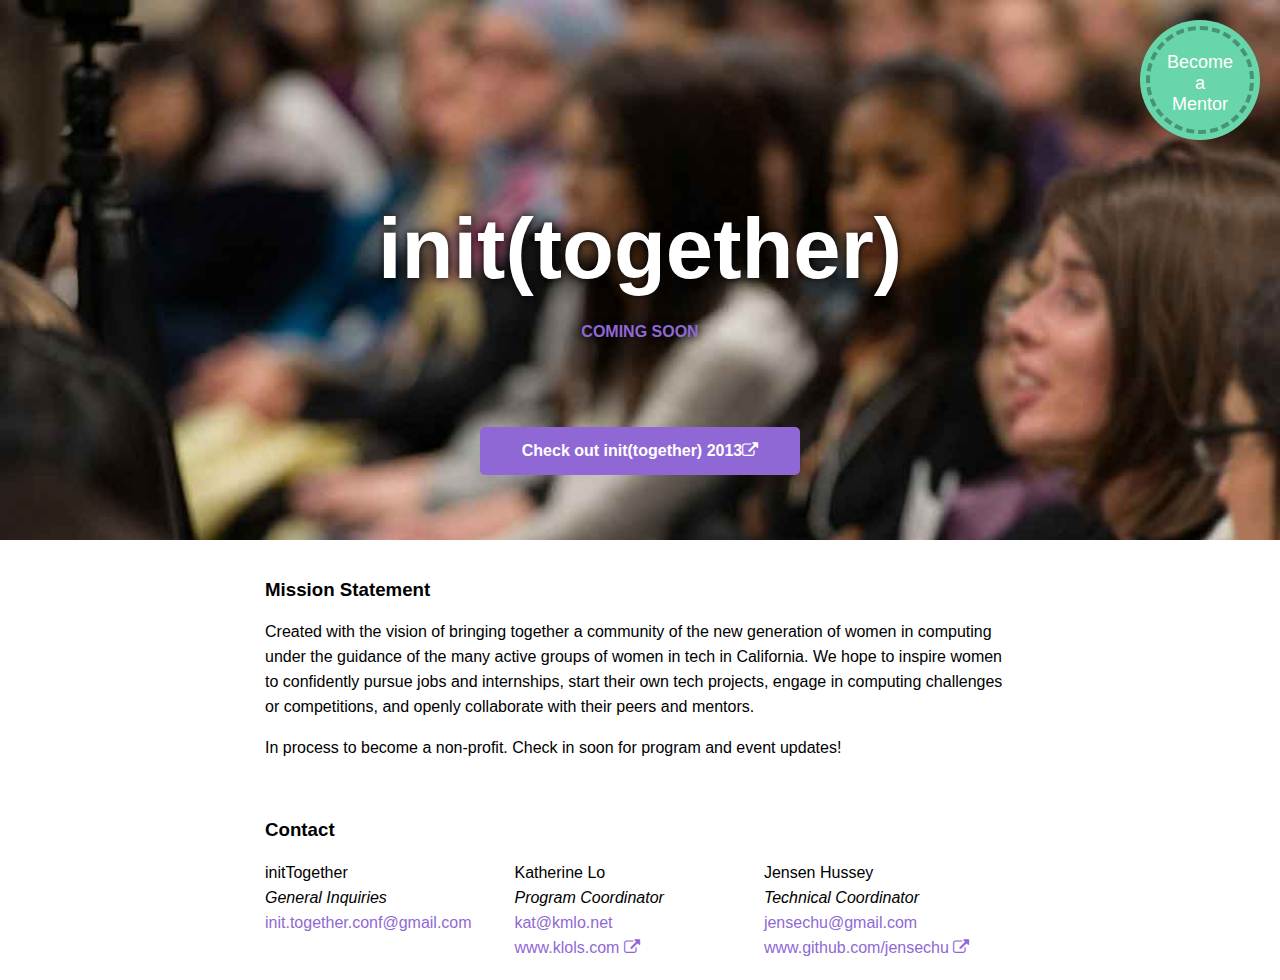
<file: index.html>
<html>
  <head>
    <title>initTogether</title>
    <link href="//maxcdn.bootstrapcdn.com/font-awesome/4.2.0/css/font-awesome.min.css" rel="stylesheet">

    <link href="./css/main.css" rel="stylesheet" type="text/css" />
  </head>
  <body>
    <div id="container">
      <div class="hero">
        <div class="hero-content">
          <a class="hero-ribbon-link desktop" href="https://docs.google.com/forms/d/1lKLRGjzYou9ml5VXXleBE_LqsVuefQTjAtO2qr-Xl38/viewform?c=0&w=1">
            <div class="hero-ribbon">
              <div class="hero-ribbon-dots">
              </div>
              <div class="hero-ribbon-text">
                Become a Mentor
              </div>
            </div>
          </a>

          <h2 class="hero-header">init(together)</h2>
          <span class="hero-subheader">COMING SOON</span>
          <!-- <span class="dot-divider">&#x25cf;</span>  -->
          <br/><br/><br/>
          <a href="init_2013.html">
            <div class="hero-btn">
              <div class="hero-cta-2013">Check out init(together) 2013<i class="fa fa-external-link"></i></div>
            </div>
          </a>
          <!-- <a class="hero-cta-2013" href="http://init-together.com/2013">initTogether 2013<i class="fa fa-external-link"></i></a> -->
        </div>

        <a class="hero-ribbon-link" href="https://docs.google.com/forms/d/1lKLRGjzYou9ml5VXXleBE_LqsVuefQTjAtO2qr-Xl38/viewform">
          <div class="hero-ribbon mobile">
            <div class="hero-ribbon-dots">
            </div>
            <div class="hero-ribbon-text">
              Become a Mentor
            </div>
          </div>
        </a>
      </div>

      <div class="content-wrap">

      <div class="content">
        <h3 class="content-header">Mission Statement</h3>
        <p class="content-copy">Created with the vision of bringing together a community of the new generation of women in computing under the guidance of the many active groups of women in tech in California. We hope to inspire women to confidently pursue jobs and internships, start their own tech projects, engage in computing challenges or competitions, and openly collaborate with their peers and mentors.</p>

        <p class="content-copy">In process to become a non-profit. Check in soon for program and event updates!</p>
      </div>

      <div class="content">
        <h3 class="content-header">Contact</h3>

        <ul class="contact-list">
          <li>initTogether</li>
          <li class="contact-title">General Inquiries</li>
          <li><a href="mailto:jensechu@gmail.com">init.together.conf@gmail.com</a></li>
          <li>&nbsp;</li>
        </ul>

        <ul class="contact-list">
          <li>Katherine Lo</li>
          <li class="contact-title">Program Coordinator</li>
          <li><a href="mailto:kat@kmlo.net">kat@kmlo.net</a></li>
          <li><a href="http://klols.com">www.klols.com <i class="fa fa-external-link"></i></a></li>
        </ul>

        <ul class="contact-list">
          <li>Jensen Hussey</li>
          <li class="contact-title">Technical Coordinator</li>
          <li><a href="mailto:jensechu@gmail.com">jensechu@gmail.com</a></li>
          <li><a href="https://github.com/jensechu">www.github.com/jensechu <i class="fa fa-external-link"></i></a></li>
        </ul>

      </div>

    </div>

    </div>
  </body>
</html>
</file>
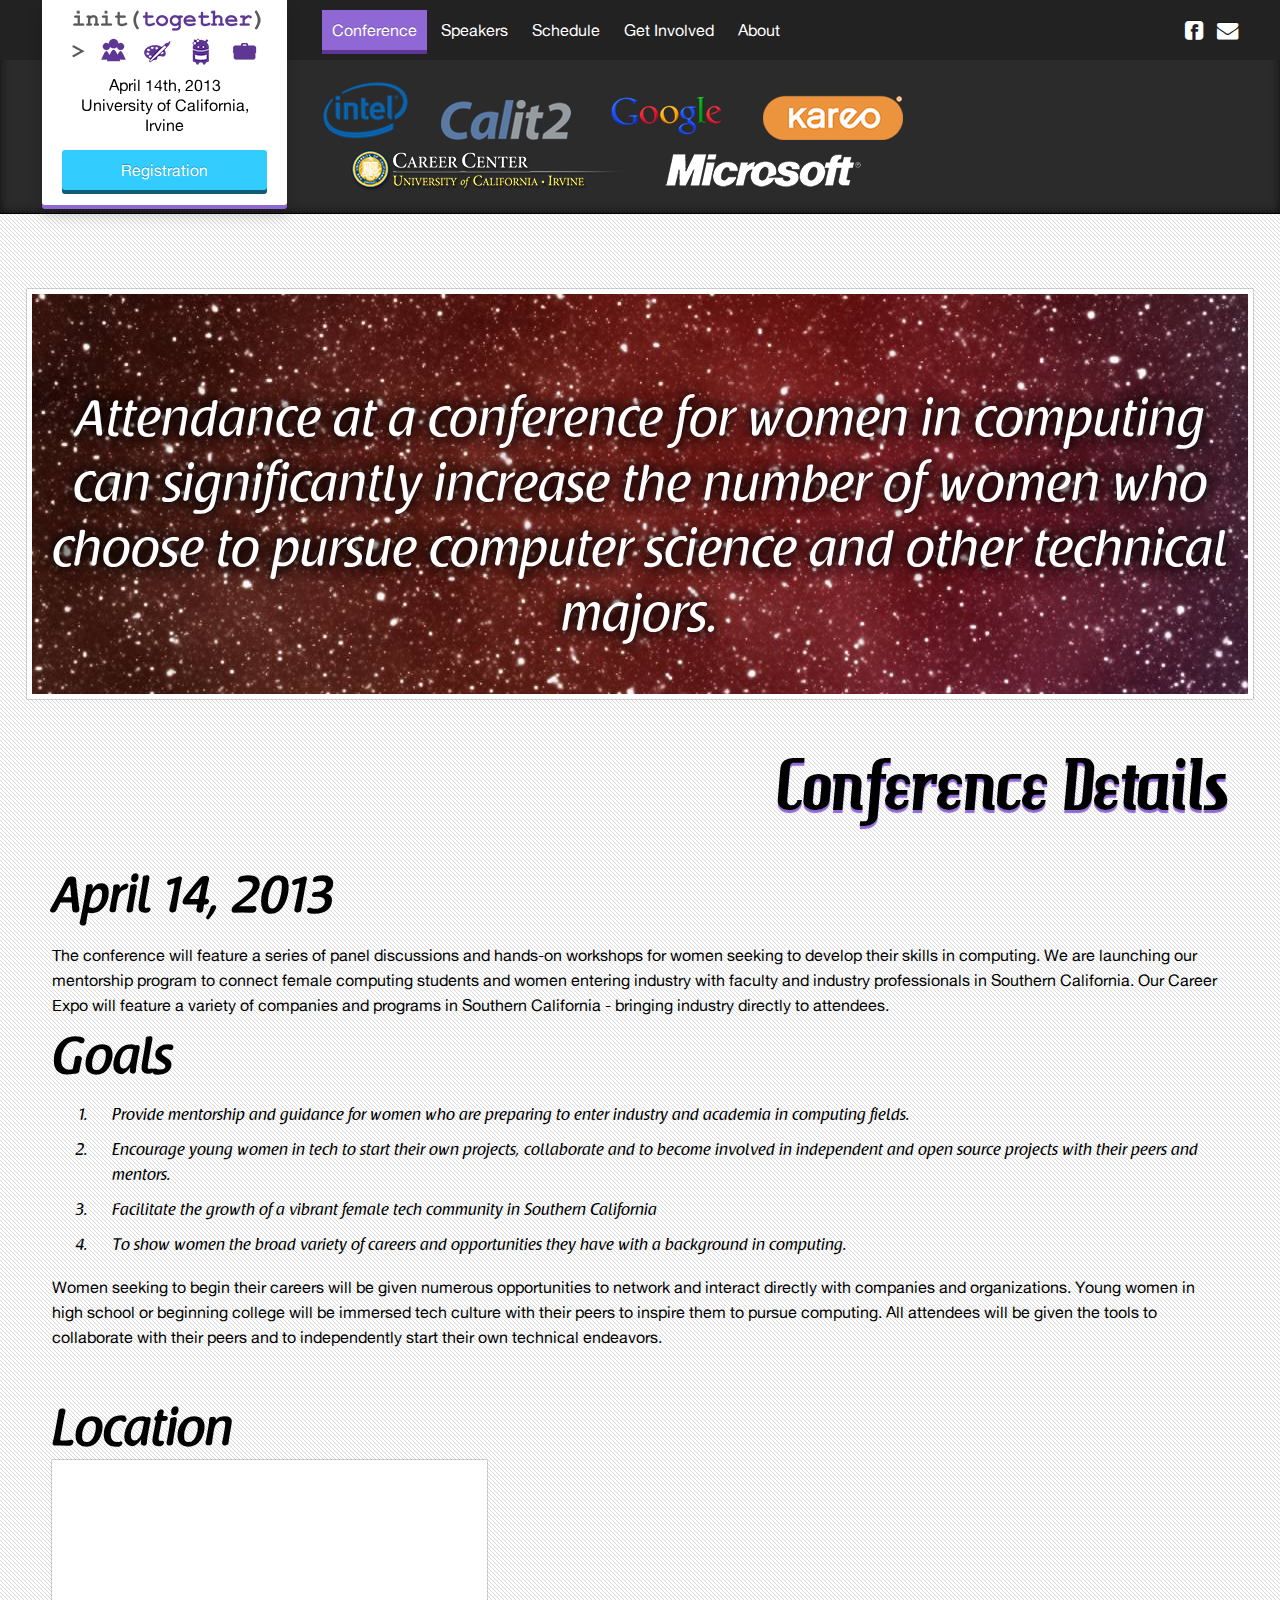
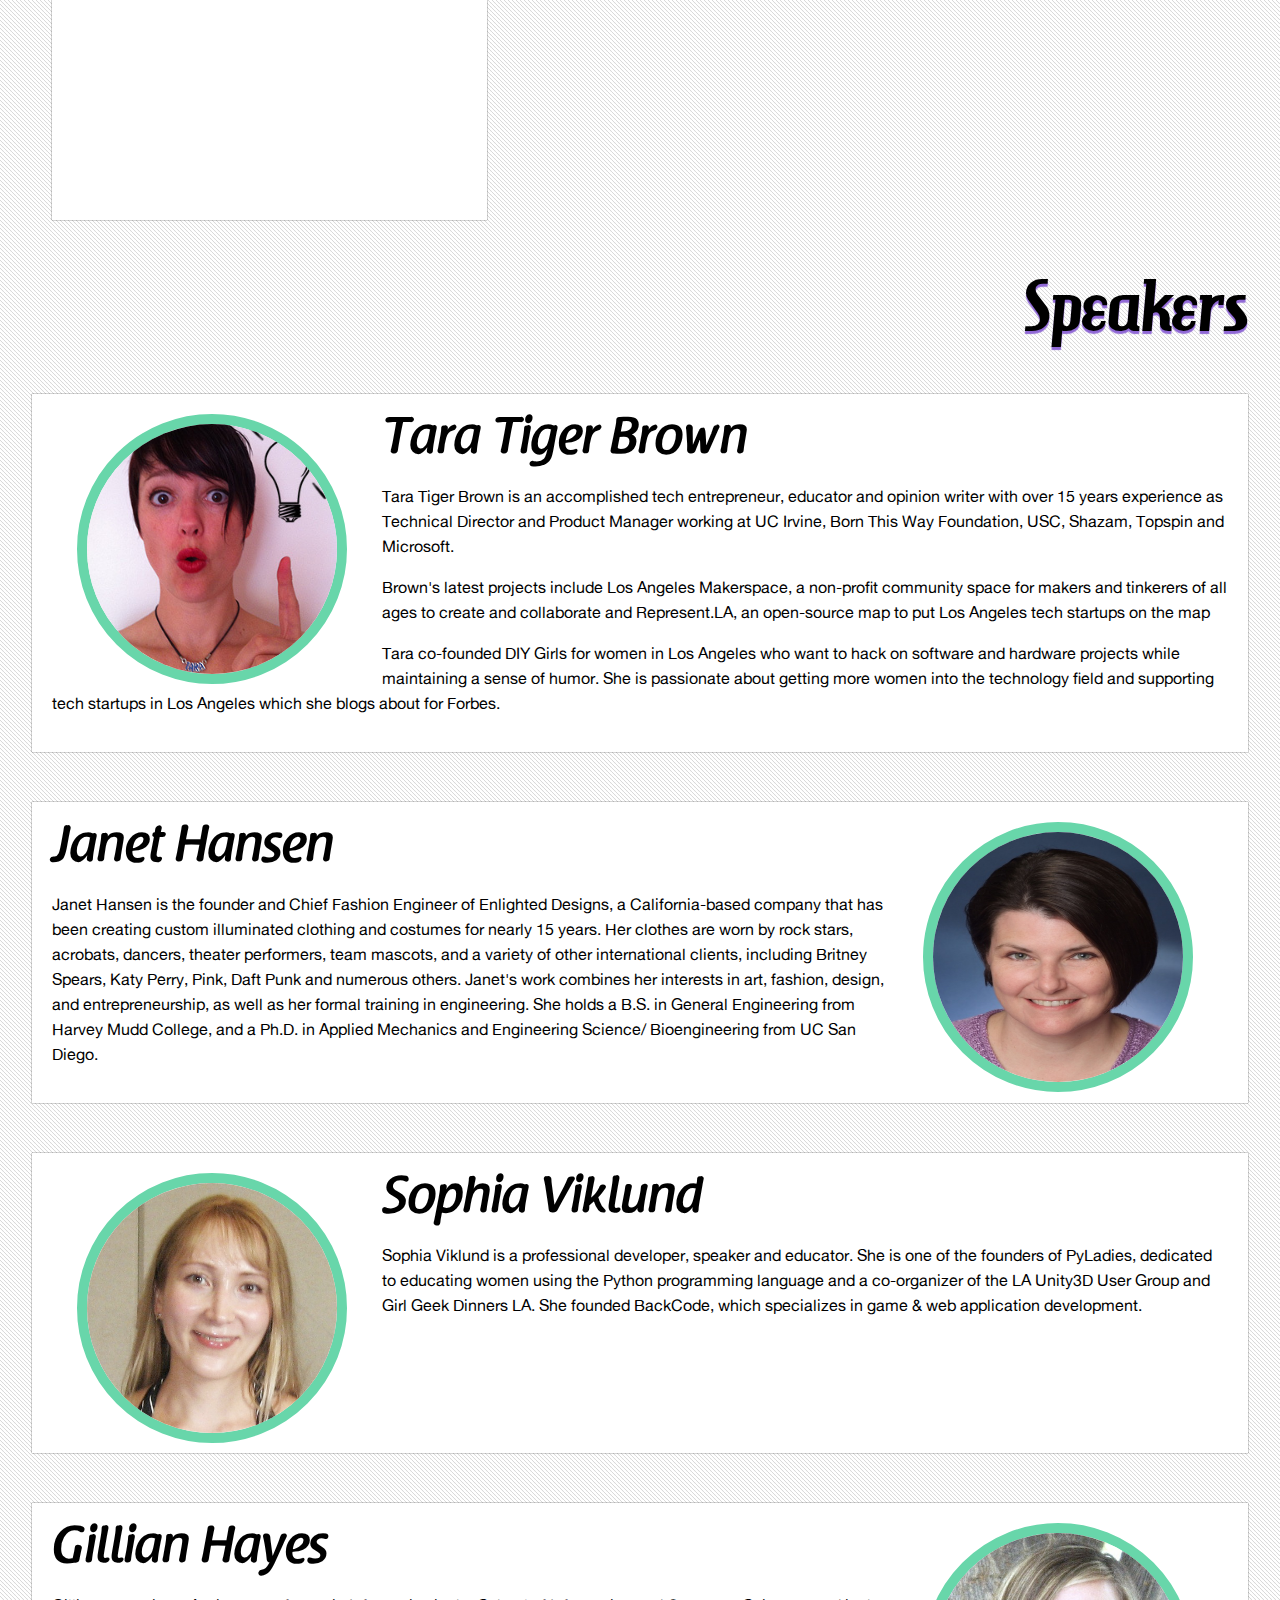
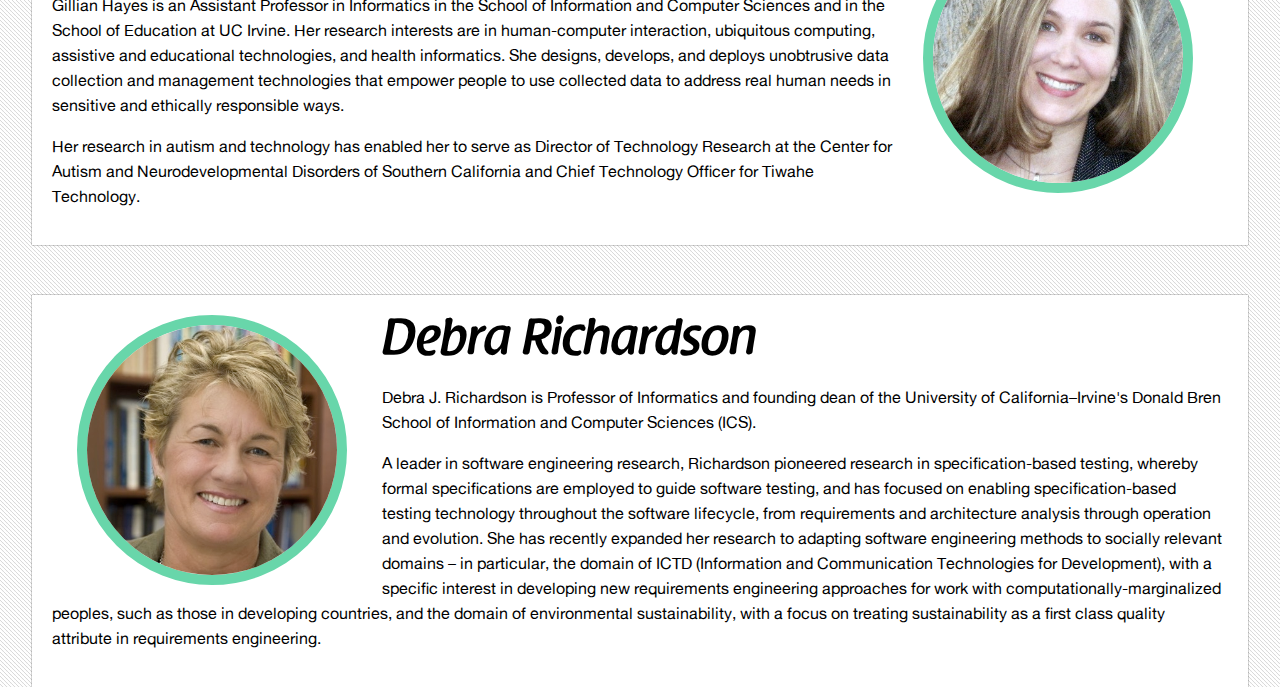
<file: 2013/index.html>
<!DOCTYPE>
<html>
  <head>
    <title>init(Together)</title>

    <!--- CSS --->
    <link type="text/css" rel="stylesheet" href="./css/main.css"> 

    <!--- Fonts --->
    <link type="text/css" rel="stylesheet" href="./css/font-awesome.min.css"> 
    <!--[if IE 7]>
	<link type="text/css" rel="stylesheet" href="./css/font-awesome-ie7.min.css"> 
	<![endif]-->

    <!--- JS CSS --->
    <link type="text/css" rel="stylesheet" href="./js/jparallax/css/jquery.parallax.css"> 

  </head>
  <body>
    <header>
      <div class="inner">
	<div id="sidebar">
	  <nav>
	    <img src="./images/logo.png" />
	    <ul>
	      <li>April 14th, 2013</li><li>University of California, Irvine</li>
	      <li class="button"><a class="inset" href="http://init-together.eventbrite.com/">Registration</a></li>

	    </ul>
	  </nav>
	</div>
	<nav id="header-bar">
	  <ul>
	    <li class="selected"><a class="inset" href="./index.html">Conference</a></li>
	    <li><a class="inset" href="./speakers.html">Speakers</a></li>
	    <li><a class="inset" href="./schedule.html">Schedule</a></li>
	    <li><a class="inset" href="./involved.html">Get Involved</a></li>
	    <li><a class="inset" href="./about.html">About</a></li>
	  </ul>
	</nav>

	<div class="menu-icons">
	  <a class="inset" href="https://www.facebook.com/init.together.conference"><i class="icon-facebook-sign icon-large"></i></a>
	  <a class="inset" href="mailto:init.together.conf@gmail.com"><i class="icon-envelope-alt icon-large"></i></a>
	  <a class="inset" href="#"><i class="icon-reorder icon-large"></i></a>
	</div>
      </div>
    </header>
    <section id="sponsors">
      <div class="inner">
	<ul>
	  <li><img src="./images/sponsors/intel.png" /></li>
	  <li><img src="./images/sponsors/calit2.png" /></li>
	  <li><img src="./images/sponsors/google.png" /></li>
	  <li><img src="./images/sponsors/kareo.png" /></li>
	  <li><img src="./images/sponsors/career.png" /></li>
	  <li><img src="./images/sponsors/microsoft.png" /></li>
	</ul>
      </div>
    </section>

    <section>
      <div id="spaace" class="inner parallax-viewport">
	<div id="parallax">
	  <div class="parallax-layer"><img src="./images/stars.jpg"></div>
	  <div class="parallax-layer"><h1 class="suffixes">Mentors help women identify with the computing field and persue careers in technology.</h1></div>
	</div>
      </div>
    </section>



    <article>
      <div class="inner">
	<div class="half-box welcome">
	<h1>Conference Details</h1>
	  <h2>April 14, 2013</h2>
	  <p>The conference will feature a series of panel discussions and hands-on workshops for women seeking to develop their skills in computing. We are launching our mentorship program to connect female computing students and women entering industry with faculty and industry professionals in Southern California. Our Career Expo will feature a variety of companies and programs in Southern California - bringing industry directly to attendees.</p>
	  <h2>Goals</h2>
	  <ol>
	    <li>Provide mentorship and guidance for women who are preparing to enter industry and academia in computing fields.</li>
	    <li>Encourage young women in tech to start their own projects, collaborate and to become involved in independent and open source projects with their peers and mentors.</li>
	    <li>Facilitate the growth of a vibrant female tech community in Southern California</li>
	    <li>To show women the broad variety of careers and opportunities they have with a background in computing.</li>
	  </ol>
	  <p>Women seeking to begin their careers will be given numerous opportunities to network and interact directly with companies and organizations. Young women in high school or beginning college will be immersed tech culture with their peers to inspire them to pursue computing. All attendees will be given the tools to collaborate with their peers and to independently start their own technical endeavors.</p>

	</div>
	<a name="speakers"></a>


	<div class="half-box">
	  <h2>Location</h2>
	  <a href="https://maps.google.com/maps?q=C+Student+Center+Irvine,+CA+92697&amp;ie=UTF8&amp;hq=&amp;hnear=C+Student+Center,+Irvine,+Orange,+California+92697&amp;gl=us&amp;t=m&amp;ll=33.653995,-117.840385&amp;spn=0.025006,0.036478&amp;z=14&amp;source=embed" style="color:#0000FF;text-align:left"><iframe width="425" height="350" frameborder="0" scrolling="no" marginheight="0" marginwidth="0" src="https://maps.google.com/maps?q=C+Student+Center+Irvine,+CA+92697&amp;ie=UTF8&amp;hq=&amp;hnear=C+Student+Center,+Irvine,+Orange,+California+92697&amp;gl=us&amp;t=m&amp;ll=33.653995,-117.840385&amp;spn=0.025006,0.036478&amp;z=14&amp;output=embed"></iframe></a>

	</div>
      </div>
    </article>

    <article>
      <div class="inner">
	<h1>Speakers</h1>
	<section id="speakers"> 
	  <div class="box speaker">
	    <div class="box-inner">
	      <img src="./images/photos/tara_avatar_lightbulb.jpg">
	      <h2>Tara Tiger Brown</h2>

	      <p>Tara Tiger Brown is an accomplished tech entrepreneur, educator and opinion writer with over 15 years experience as Technical Director and Product Manager working at UC Irvine, Born This Way Foundation, USC, Shazam, Topspin and Microsoft.</p>
	      <p>Brown's latest projects include Los Angeles Makerspace, a non-profit community space for makers and tinkerers of all ages to create and collaborate and Represent.LA, an open-source map to put Los Angeles tech startups on the map</p>

	      <p>Tara co-founded DIY Girls for women in Los Angeles who want to hack on software and hardware projects while maintaining a sense of humor. She is passionate about getting more women into the technology field and supporting tech startups in Los Angeles which she blogs about for Forbes.</p>
	    </div>
	  </div>
	  <div class="box speaker">
	    <div class="box-inner">
	      <img src="./images/photos/janet.jpeg" class="right">
	      <h2>Janet Hansen</h2>

	      <p>Janet Hansen is the founder and Chief Fashion Engineer of Enlighted Designs, a California-based company that has been creating custom illuminated clothing and costumes for nearly 15 years. Her clothes are worn by rock stars, acrobats, dancers, theater performers, team mascots, and a variety of other international clients, including Britney Spears, Katy Perry, Pink, Daft Punk and numerous others. Janet's work combines her interests in art, fashion, design, and entrepreneurship, as well as her formal training in engineering. She holds a B.S. in General Engineering from Harvey Mudd College, and a Ph.D. in Applied Mechanics and Engineering Science/ Bioengineering from UC San Diego.</p>
	    </div>
	  </div>
	  <div class="box speaker">
	    <div class="box-inner">
	      <img src="./images/photos/sophia.jpg">
	      <h2>Sophia Viklund</h2>

	      <p>Sophia Viklund is a professional developer, speaker and educator. She is one of the founders of PyLadies, dedicated to educating women using the Python programming language and a co-organizer of the LA Unity3D User Group and Girl Geek Dinners LA. She founded BackCode, which specializes in game & web application development.</p>
	    </div>
	  </div>
	  <div class="box speaker">
	    <div class="box-inner">
	      <img src="./images/photos/Hayesheadshot.jpg" class="right">
	      <h2>Gillian Hayes</h2>

	      <p>Gillian Hayes is an Assistant Professor in Informatics in the School of Information and Computer Sciences and in the School of Education at UC Irvine. Her research interests are in human-computer interaction, ubiquitous computing, assistive and educational technologies, and health informatics. She designs, develops, and deploys unobtrusive data collection and management technologies that empower people to use collected data to address real human needs in sensitive and ethically responsible ways.</p>

	      <p>Her research in autism and technology has enabled her to serve as Director of Technology Research at the Center for Autism and Neurodevelopmental Disorders of Southern California and Chief Technology Officer for Tiwahe Technology.</p>
	    </div>
	  </div>
	  <div class="box speaker">
	    <div class="box-inner">
	      <img src="./images/photos/debra.jpg">
	      <h2>Debra Richardson</h2>

	      <p>Debra J. Richardson is Professor of Informatics and founding dean of the University of California–Irvine's Donald Bren School of Information and Computer Sciences (ICS).</p>
	      <p>A leader in software engineering research, Richardson pioneered research in specification-based testing, whereby formal specifications are employed to guide software testing, and has focused on enabling specification-based testing technology throughout the software lifecycle, from requirements and architecture analysis through operation and evolution. She has recently expanded her research to adapting software engineering methods to socially relevant domains – in particular, the domain of ICTD (Information and Communication Technologies for Development), with a specific interest in developing new requirements engineering approaches for work with computationally-marginalized peoples, such as those in developing countries, and the domain of environmental sustainability, with a focus on treating sustainability as a first class quality attribute in requirements engineering.</p>
	    </div>
	  </div>
	</section>
      </div>
    </article>

    


    

    


    <!--- Javascript --->
    <script src="./js/jquery-1.9.1.min.js"></script>
    <script src="./js/jparallax/js/jquery.parallax.js"></script>


    <script src="./js/main.js"></script>
    <script src="./js/namer.js"></script>

    <!--[if IE]>
	<script src="http://html5shiv.googlecode.com/svn/trunk/html5.js"></script>
	<![endif]-->
    
    <script type="text/javascript">

      var _gaq = _gaq || [];
      _gaq.push(['_setAccount', 'UA-38618778-1']);
      _gaq.push(['_trackPageview']);

      (function() {
          var ga = document.createElement('script'); ga.type = 'text/javascript'; ga.async = true;
          ga.src = ('https:' == document.location.protocol ? 'https://ssl' : 'http://www') + '.google-analytics.com/ga.js';
          var s = document.getElementsByTagName('script')[0]; s.parentNode.insertBefore(ga, s);
      })();

    </script>	

  </body>
</html>
</file>
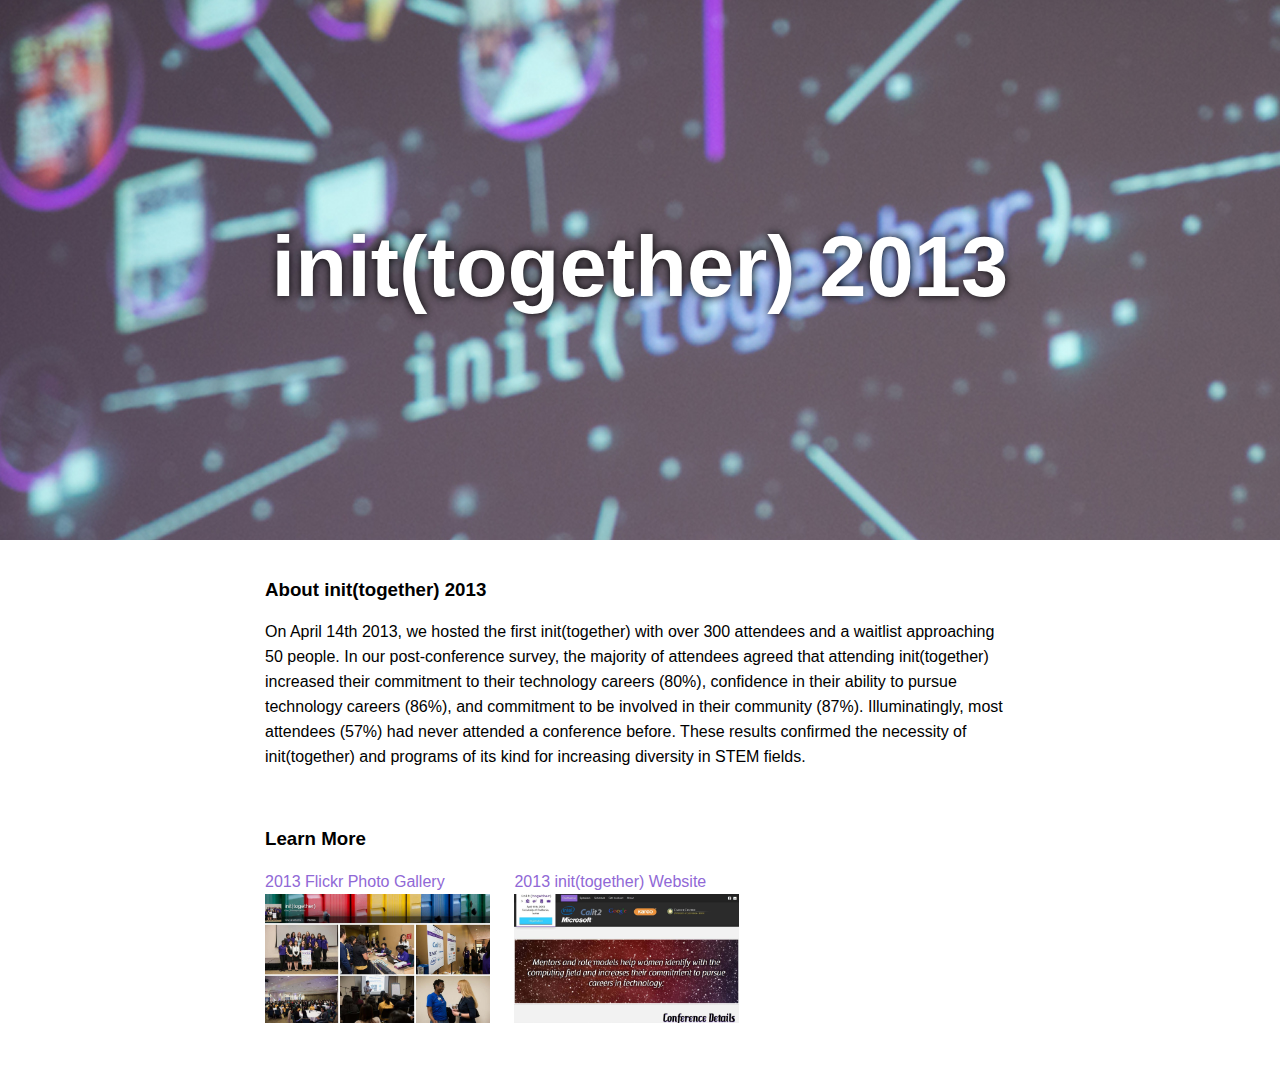
<file: init_2013.html>
<html>
  <head>
    <title>initTogether 2013</title>
    <link href="//maxcdn.bootstrapcdn.com/font-awesome/4.2.0/css/font-awesome.min.css" rel="stylesheet">

    <link href="./css/main.css" rel="stylesheet" type="text/css" />
  </head>
  <body>
    <div id="container">
      <div class="hero-2013">
        <div class="hero-content">
          <br/>
          <h2 class="hero-header">init(together) 2013</h2>
        </div>
      </div>

      <div class="content-wrap">

        <div class="content">
          <h3 class="content-header">About init(together) 2013</h3>
          <p class="content-copy"> On April 14th 2013, we hosted the first init(together) with over 300 attendees and a waitlist approaching 50 people. In our post-conference survey, the majority of attendees agreed that attending init(together) increased their commitment to their technology careers (80%), confidence in their ability to pursue technology careers (86%), and commitment to be involved in their community (87%). Illuminatingly, most attendees (57%) had never attended a conference before. These results confirmed the necessity of init(together) and programs of its kind for increasing diversity in STEM fields.</p>
        </div>

        <div class="content">
          <h3 class="content-header">Learn More</h3>

          <ul class="contact-list">
            <li>
              <a href="http://www.flickr.com/photos/brenschool/sets/72157633374219445/">
                <div>2013 Flickr Photo Gallery</div>
                <div><img class="hero-image-2013" src="images/hero4.jpg" alt="photo_gallery"></img></div>
              </a>
            </li>
          </ul>

          <ul class="contact-list">
            <li>
              <a href="http://init-together.com/2013">
                <div>2013 init(together) Website</div>
                <div><img class="hero-image-2013" src="images/hero5.jpg" alt="2013_website"></img></div>
              </a>
            </li>
          </ul>

        </div><br/><br/>
      </div>
    </div>
  </body>
</html>
</file>
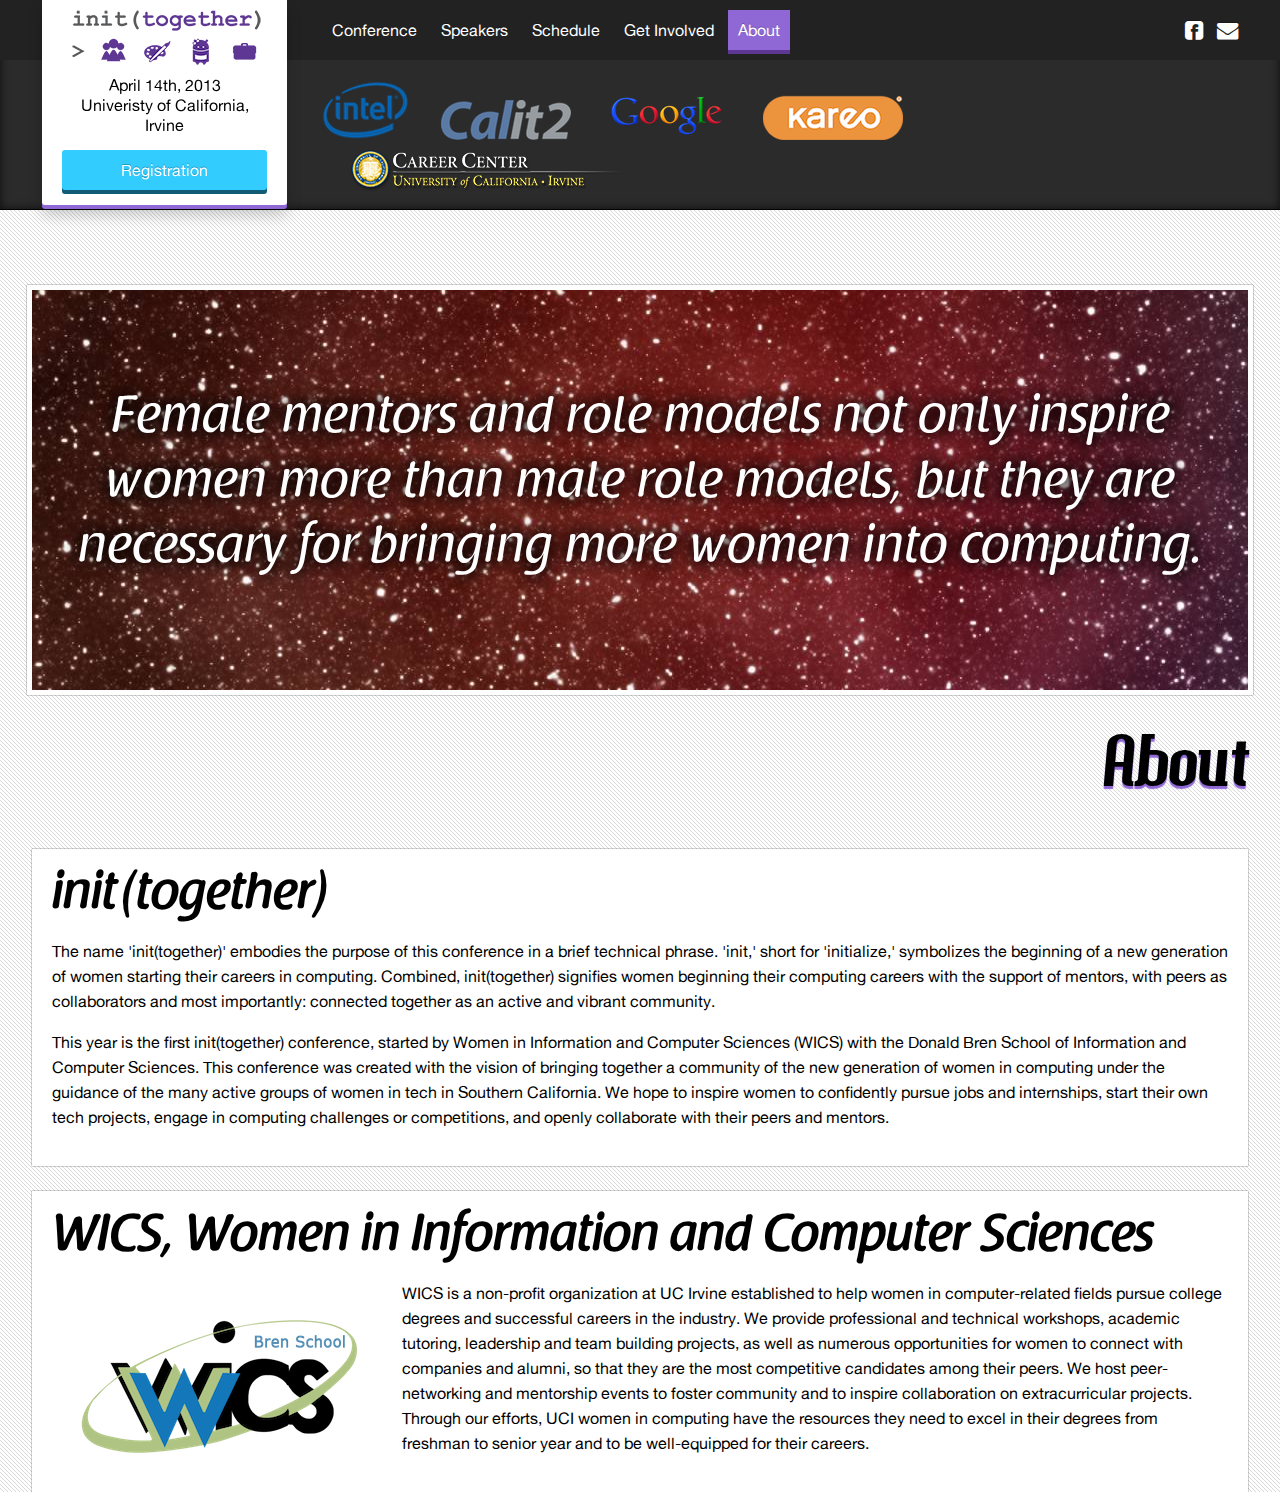
<file: 2013/about.html>
<!DOCTYPE>
<html>
  <head>
    <title>About || init(Together)</title>

    <!--- CSS --->
    <link type="text/css" rel="stylesheet" href="./css/main.css"> 

    <!--- Fonts --->
    <link type="text/css" rel="stylesheet" href="./css/font-awesome.min.css"> 
    <!--[if IE 7]>
	<link type="text/css" rel="stylesheet" href="./css/font-awesome-ie7.min.css"> 
	<![endif]-->

    <!--- JS CSS --->
    <link type="text/css" rel="stylesheet" href="./js/jparallax/css/jquery.parallax.css"> 

  </head>
  <body>
    <header>
      <div class="inner">
	<div id="sidebar">
	  <nav>
	    <img src="./images/logo.png" />
	    <ul>
	      <li>April 14th, 2013</li><li>Univeristy of California, Irvine</li>
	      <li class="button"><a class="inset" href="http://init-together.eventbrite.com/">Registration</a></li>
	    </ul>
	  </nav>
	</div>
	<nav id="header-bar">
	  <ul>
	    <li><a class="inset" href="./index.html">Conference</a></li>
	    <li><a class="inset" href="./speakers.html">Speakers</a></li>
	    <li><a class="inset" href="./schedule.html">Schedule</a></li>
	    <li><a class="inset" href="./involved.html">Get Involved</a></li>
	    <li class="selected"><a class="inset" href="./about.html">About</a></li>
	  </ul>
	</nav>

	<div class="menu-icons">
	  <a class="inset" href="https://www.facebook.com/init.together.conference"><i class="icon-facebook-sign icon-large"></i></a>
	  <a class="inset" href="mailto:init.together.conf@gmail.com"><i class="icon-envelope-alt icon-large"></i></a>
	  <a class="inset" href="#"><i class="icon-reorder icon-large"></i></a>
	</div>
      </div>
    </header>
    <section id="sponsors">
      <div class="inner">
	<ul>
	  <li><img src="./images/sponsors/intel.png" /></li>
	  <li><img src="./images/sponsors/calit2.png" /></li>
	  <li><img src="./images/sponsors/google.png" /></li>
	  <li><img src="./images/sponsors/kareo.png" /></li>
	  <li><img src="./images/sponsors/career.png" /></li>
	</ul>
      </div>
    </section>

    <section>
      <div id="spaace" class="inner parallax-viewport">
	<div id="parallax">
	  <div class="parallax-layer"><img src="./images/stars.jpg"></div>
	  <div class="parallax-layer"><h1 class="suffixes">Mentors help women identify with the computing field and persue careers in technology.</h1></div>
	</div>
      </div>
    </section>

    <!--- Content --->
       <article>
      <div class="inner">
	<h1>About</h1>
	<div class="box">
	<h2>init(together)</h2>
	<p>The name 'init(together)' embodies the purpose of this conference in a brief technical phrase. 'init,' short for 'initialize,' symbolizes the beginning of a new generation of women starting their careers in computing. Combined, init(together) signifies women beginning their computing careers with the support of mentors, with peers as collaborators and most importantly: connected together as an active and vibrant community.</p>
	<p>This year is the first init(together) conference, started by Women in Information and Computer Sciences (WICS) with the Donald Bren School of Information and Computer Sciences. This conference was created with the vision of bringing together a community of the new generation of women in computing under the guidance of the many active groups of women in tech in Southern California. We hope to inspire women to confidently pursue jobs and internships, start their own tech projects, engage in computing challenges or competitions, and openly collaborate with their peers and mentors.
	</p>
	</div>
      <div class="box wics">
	<h2>WICS, Women in Information and Computer Sciences</h2>
	<img src="./images/wics.png" class="left">
	<p>WICS is a non-profit organization at UC Irvine established to help women in computer-related fields pursue college degrees and successful careers in the industry. We provide professional and technical workshops, academic tutoring, leadership and team building projects, as well as numerous opportunities for women to connect with companies and alumni, so that they are the most competitive candidates among their peers. We host peer-networking and mentorship events to foster community and to inspire collaboration on extracurricular projects. Through our efforts, UCI women in computing have the resources they need to excel in their degrees from freshman to senior year and to be well-equipped for their careers.</p>
	</div>
      </div>
    </article>


    <!--- End Content --->
    <!--- Javascript --->
    <script src="./js/jquery-1.9.1.min.js"></script>
    <script src="./js/jparallax/js/jquery.parallax.js"></script>


    <script src="./js/main.js"></script>
    <script src="./js/namer.js"></script>

    <!--[if IE]>
	<script src="http://html5shiv.googlecode.com/svn/trunk/html5.js"></script>
	<![endif]-->
    
    <script type="text/javascript">

      var _gaq = _gaq || [];
      _gaq.push(['_setAccount', 'UA-38618778-1']);
      _gaq.push(['_trackPageview']);

      (function() {
          var ga = document.createElement('script'); ga.type = 'text/javascript'; ga.async = true;
          ga.src = ('https:' == document.location.protocol ? 'https://ssl' : 'http://www') + '.google-analytics.com/ga.js';
          var s = document.getElementsByTagName('script')[0]; s.parentNode.insertBefore(ga, s);
      })();

    </script>	
  </body>
</html>
</file>
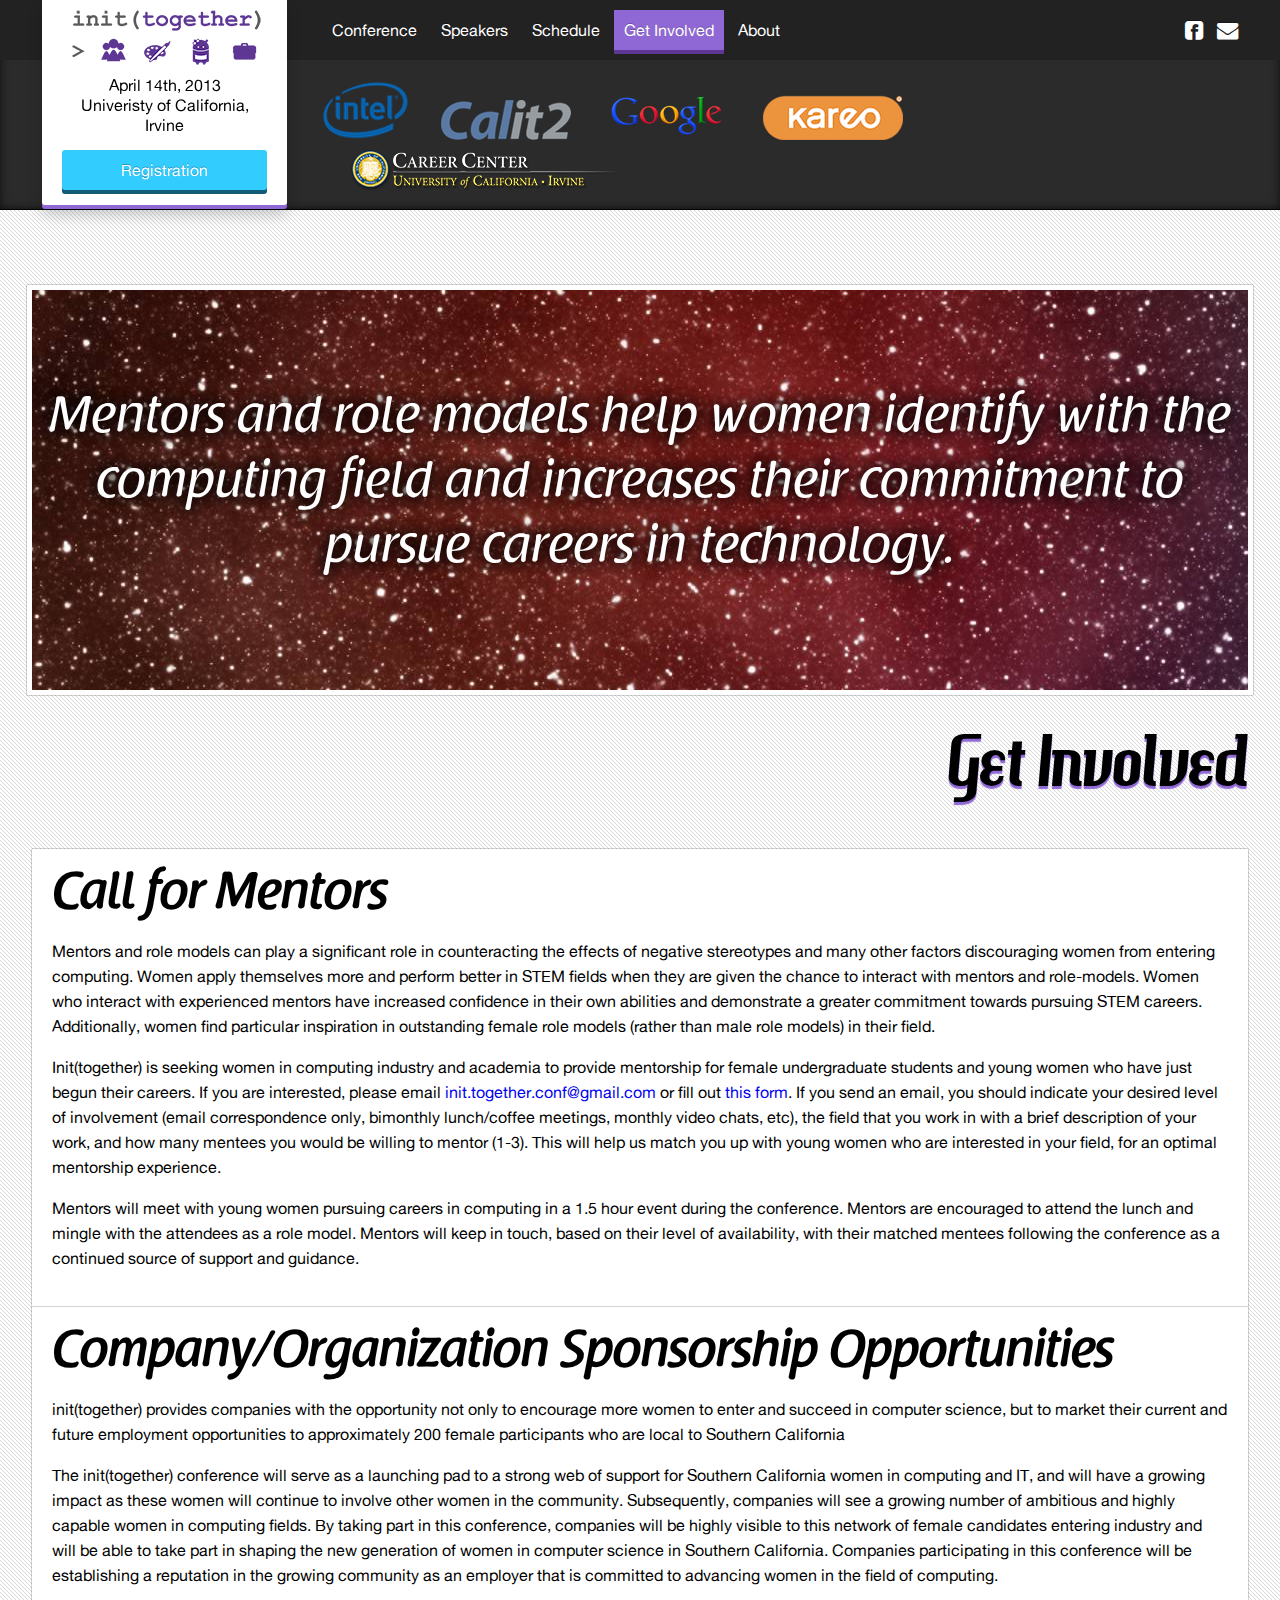
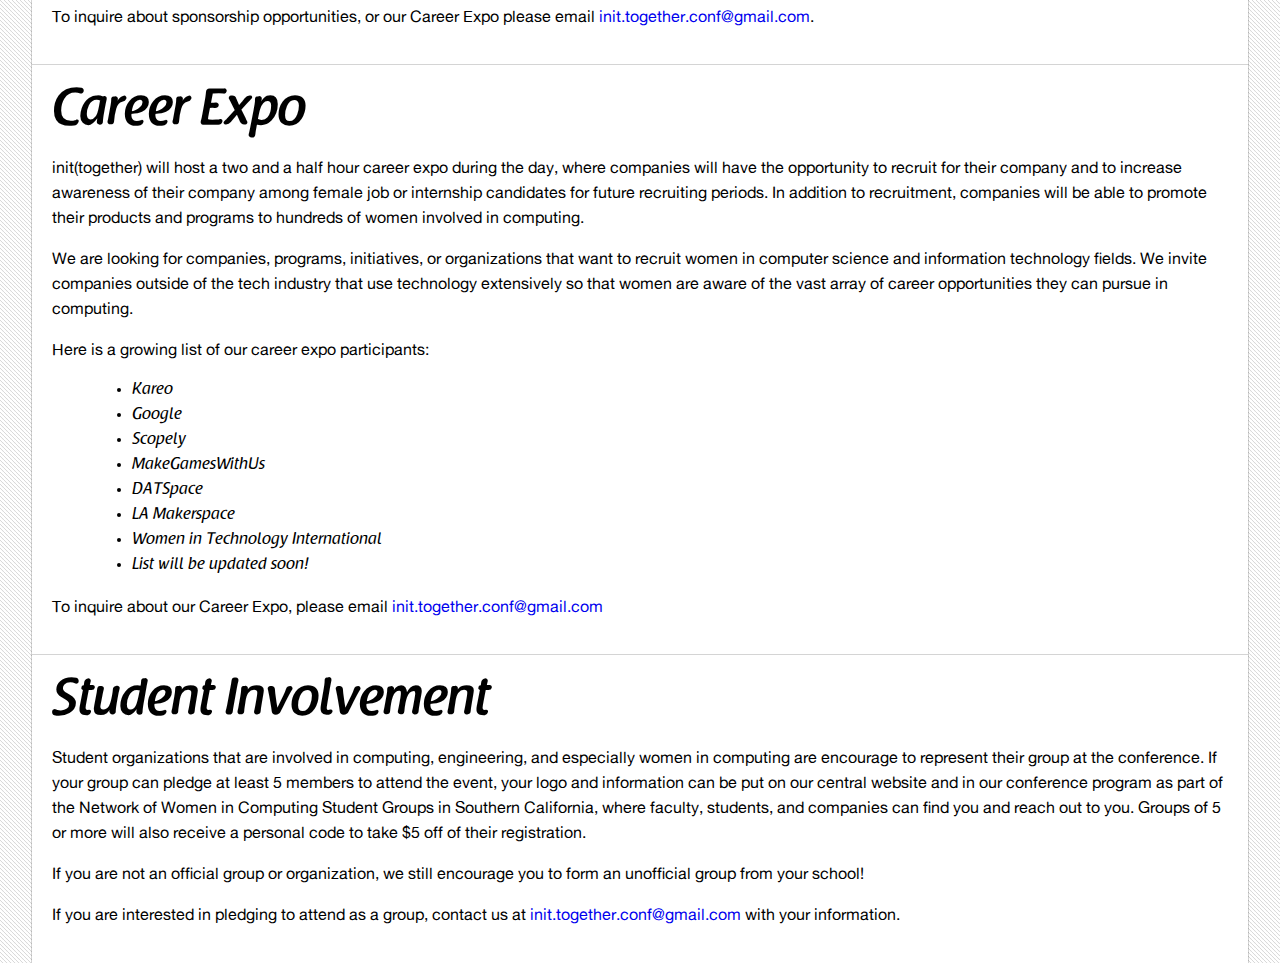
<file: 2013/involved.html>
<!DOCTYPE>
<html>
  <head>
    <title>init(Together)</title>

    <!--- CSS --->
    <link type="text/css" rel="stylesheet" href="./css/main.css"> 

    <!--- Fonts --->
    <link type="text/css" rel="stylesheet" href="./css/font-awesome.min.css"> 
    <!--[if IE 7]>
	<link type="text/css" rel="stylesheet" href="./css/font-awesome-ie7.min.css"> 
	<![endif]-->

    <!--- JS CSS --->
    <link type="text/css" rel="stylesheet" href="./js/jparallax/css/jquery.parallax.css"> 

  </head>
  <body>
    <header>
      <div class="inner">
	<div id="sidebar">
	  <nav>
	    <img src="./images/logo.png" />
	    <ul>
	      <li>April 14th, 2013</li><li>Univeristy of California, Irvine</li>
	      <li class="button"><a class="inset" href="http://init-together.eventbrite.com/">Registration</a></li>
	    </ul>
	  </nav>
	</div>
	<nav id="header-bar">
	  <ul>
	    <li><a class="inset" href="./index.html">Conference</a></li>
	    <li><a class="inset" href="./speakers.html">Speakers</a></li>
	    <li><a class="inset" href="./schedule.html">Schedule</a></li>
	    <li class="selected"><a class="inset" href="./involved.html">Get Involved</a></li>
	    <li><a class="inset" href="./about.html">About</a></li>
	  </ul>
	</nav>

	<div class="menu-icons">
	  <a class="inset" href="https://www.facebook.com/init.together.conference"><i class="icon-facebook-sign icon-large"></i></a>
	  <a class="inset" href="mailto:init.together.conf@gmail.com"><i class="icon-envelope-alt icon-large"></i></a>

	  <a class="inset" href="#"><i class="icon-reorder icon-large"></i></a>
	</div>
      </div>
    </header>
    <section id="sponsors">
      <div class="inner">
	<ul>
	  <li><img src="./images/sponsors/intel.png" /></li>
	  <li><img src="./images/sponsors/calit2.png" /></li>
	  <li><img src="./images/sponsors/google.png" /></li>
	  <li><img src="./images/sponsors/kareo.png" /></li>
	  <li><img src="./images/sponsors/career.png" /></li>
	</ul>
      </div>
    </section>
    <section>
      <div id="spaace" class="inner parallax-viewport">
	<div id="parallax">
	  <div class="parallax-layer"><img src="./images/stars.jpg"></div>
	  <div class="parallax-layer"><h1 class="suffixes">Mentors help women identify with the computing field and persue careers in technology.</h1></div>
	</div>
      </div>
    </section>

    <!--- Content --->
    
    <article>
      <div class="inner">
	<h1>Get Involved</h1>
	<div class="box">

	  <h2>Call for Mentors</h2>
	  <p>Mentors and role models can play a significant role in counteracting the effects of negative stereotypes and many other factors discouraging women from entering computing. Women apply themselves more and perform better in STEM fields when they are given the chance to interact with mentors and role-models.  Women who interact with experienced mentors have increased confidence in their own abilities and demonstrate a greater commitment towards pursuing STEM careers.  Additionally, women find particular inspiration in outstanding female role models (rather than male role models) in their field.</p>
	  
	  <p>Init(together) is seeking women in computing industry and academia to provide mentorship for female undergraduate students and young women who have just begun their careers.  If you are interested, please email <a href="mailto:init.together.conf@gmail.com">init.together.conf@gmail.com</a> or fill out <a href="https://docs.google.com/spreadsheet/embeddedform?formkey=dEVjWi1mMTlSUWNlbjR5cWI3Y0xVT3c6MQ">this form</a>.
	    
	    If you send an email, you should indicate your desired level of involvement (email correspondence only, bimonthly lunch/coffee meetings, monthly video chats, etc), the field that you work in with a brief description of your work, and how many mentees you would be willing to mentor (1-3).  This will help us match you up with young women who are interested in your field, for an optimal mentorship experience.

	  <p>Mentors will meet with young women pursuing careers in computing in a 1.5 hour event during the conference.  Mentors are encouraged to attend the lunch and mingle with the attendees as a role model.  Mentors will keep in touch, based on their level of availability, with their matched mentees following the conference as a continued source of support and guidance.  </p>
	</div>
	<div class="box">
	  <h2>Company/Organization Sponsorship Opportunities</h2>
	  <p>init(together) provides companies with the opportunity not only to encourage more women to enter and succeed in computer science, but to market their current and future employment opportunities to approximately 200 female participants who are local to Southern California</p>
	  <p>The init(together) conference will serve as a launching pad to a strong web of support for Southern California women in computing and IT, and will have a growing impact as these women will continue to involve other women in the community. Subsequently, companies will see a growing number of ambitious and highly capable women in computing fields.  By taking part in this conference, companies will be highly visible to this network of female candidates entering industry and will be able to take part in shaping the new generation of women in computer science in Southern California.  Companies participating in this conference will be establishing a reputation in the growing community as an employer that is committed to advancing women in the field of computing.</p>
	  <p>To inquire about sponsorship opportunities, or our Career Expo please email <a href="mailto:init.together.conf@gmail.com">init.together.conf@gmail.com</a>.</p>
	</div>
	<div class="box">

	  <h2>Career Expo</h2>
	  <p>init(together) will host a two and a half hour career expo during the day, where companies will have the opportunity to recruit for their company and to increase awareness of their company among female job or internship candidates for future recruiting periods.  In addition to recruitment, companies will be able to promote their products and programs to hundreds of women involved in computing.  </p>

	  <p>We are looking for companies, programs, initiatives, or organizations that want to recruit women in computer science and information technology fields. We invite companies outside of the tech industry that use technology extensively so that women are aware of the vast array of career opportunities they can pursue in computing. </p>

	  <p>Here is a growing list of our career expo participants: </p>
	  
	  <ul class="career">
    	    <li>Kareo</li>
    	    <li>Google</li>
    	    <li>Scopely</li>
    	    <li>MakeGamesWithUs</li>
    	    <li>DATSpace</li>
    	    <li>LA Makerspace</li>
    	    <li>Women in Technology International</li>
    	    <li>List will be updated soon!</li>
	  </ul>
	  
	  
	  <p>To inquire about our Career Expo, please email <a href="mailto:init.together.conf@gmail.com">init.together.conf@gmail.com</a></p>

	</div>
	<div class="box">
	  <h2>Student Involvement</h2>
	  <p>Student organizations that are involved in computing, engineering, and especially women in computing are encourage to represent their group at the conference.  If your group can pledge at least 5 members to attend the event, your logo and information can be put on our central website and in our conference program as part of the Network of Women in Computing Student Groups in Southern California, where faculty, students, and companies can find you and reach out to you.  Groups of 5 or more will also receive a personal code to take $5 off of their registration.</p>
	  <p>If you are not an official group or organization, we still encourage you to form an unofficial group from your school!</p>

	  <p>If you are interested in pledging to attend as a group, contact us at <a href="mailto:init.together.conf@gmail.com">init.together.conf@gmail.com</a> with your information.</p>

	</div>
      </div>
    </article>

    <!--- End Content --->
    <!--- Javascript --->
    <script src="./js/jquery-1.9.1.min.js"></script>
    <script src="./js/jparallax/js/jquery.parallax.js"></script>


    <script src="./js/main.js"></script>
    <script src="./js/namer.js"></script>

    <!--[if IE]>
	<script src="http://html5shiv.googlecode.com/svn/trunk/html5.js"></script>
	<![endif]-->
    
    <script type="text/javascript">

      var _gaq = _gaq || [];
      _gaq.push(['_setAccount', 'UA-38618778-1']);
      _gaq.push(['_trackPageview']);

      (function() {
          var ga = document.createElement('script'); ga.type = 'text/javascript'; ga.async = true;
          ga.src = ('https:' == document.location.protocol ? 'https://ssl' : 'http://www') + '.google-analytics.com/ga.js';
          var s = document.getElementsByTagName('script')[0]; s.parentNode.insertBefore(ga, s);
      })();

    </script>	

  </body>
</html>
</file>
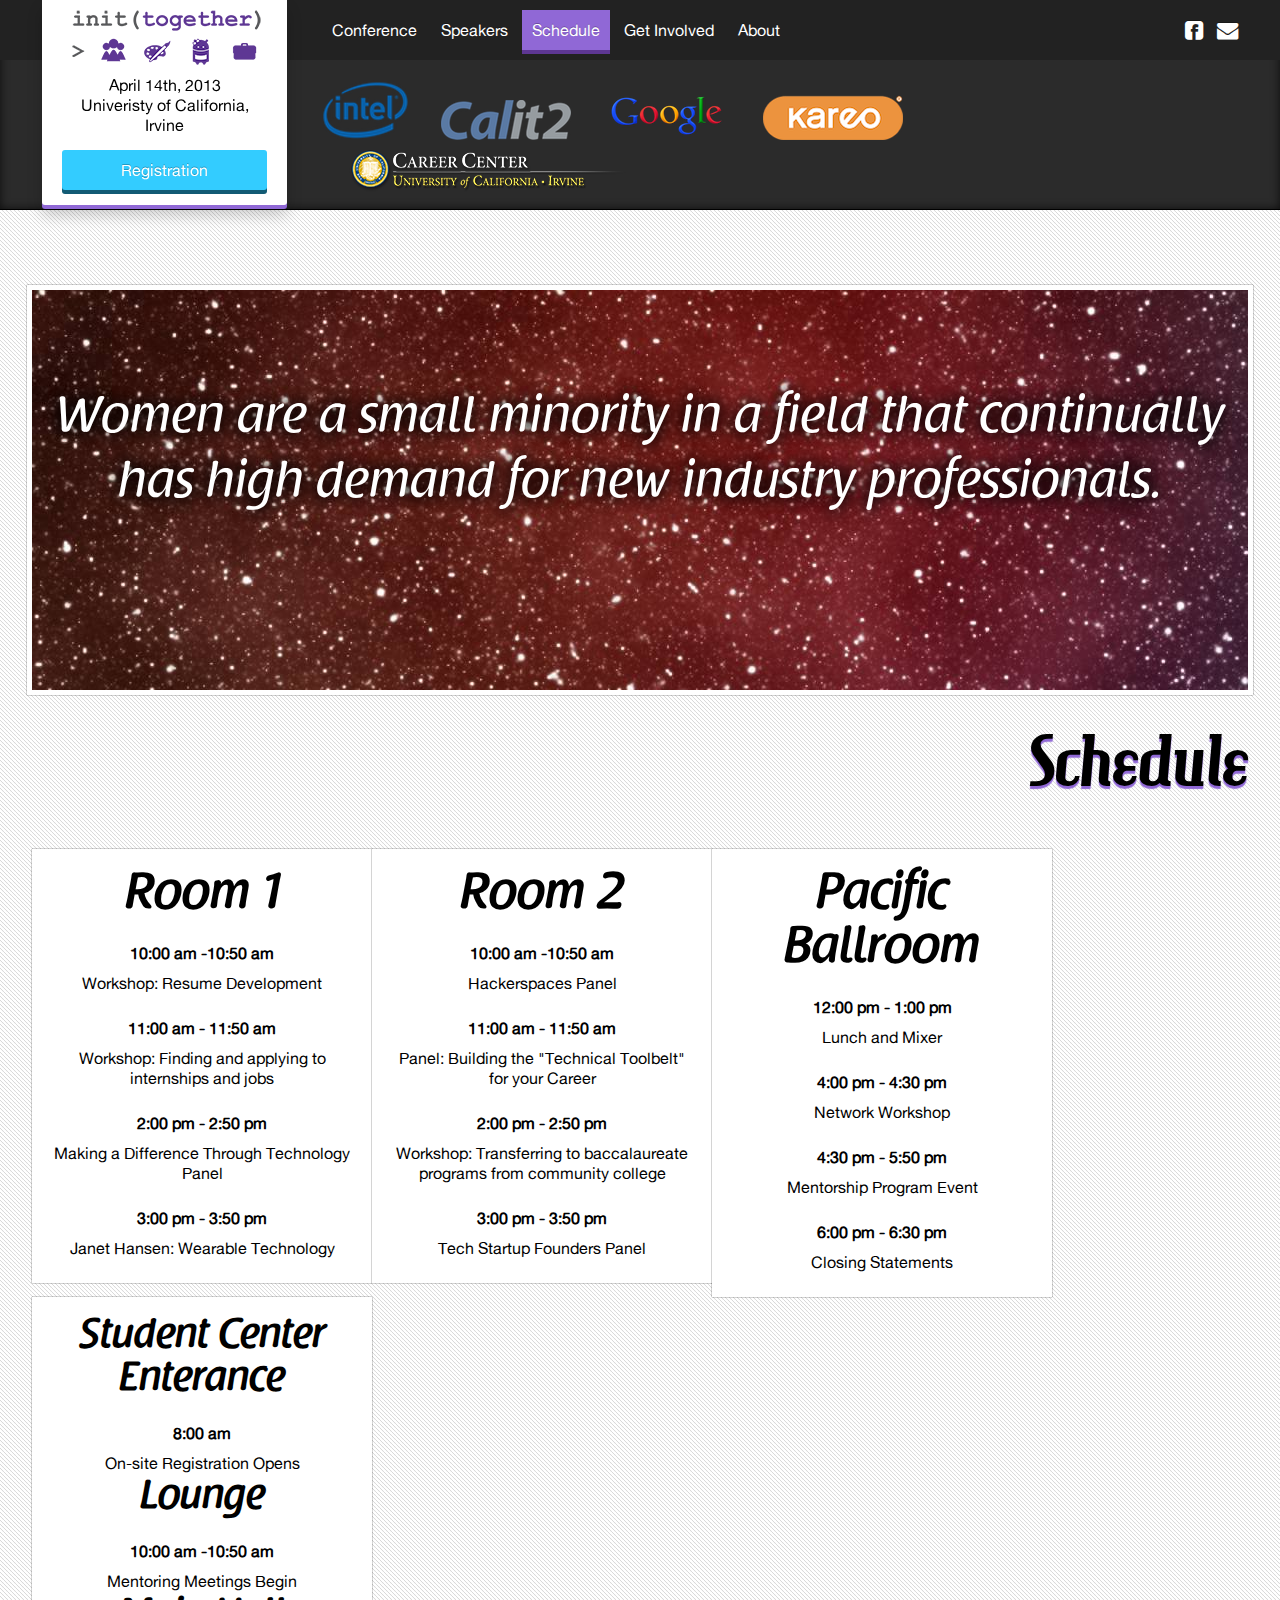
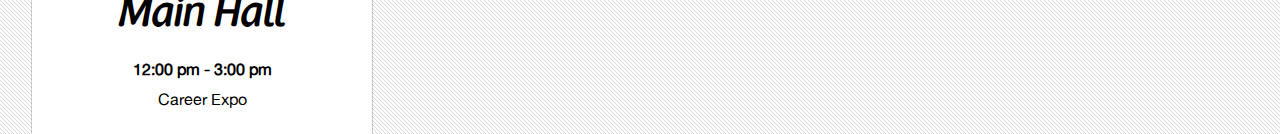
<file: 2013/schedule.html>
<!DOCTYPE>
<html>
  <head>
    <title>init(Together)</title>

    <!--- CSS --->
    <link type="text/css" rel="stylesheet" href="./css/main.css"> 

    <!--- Fonts --->
    <link type="text/css" rel="stylesheet" href="./css/font-awesome.min.css"> 
    <!--[if IE 7]>
	<link type="text/css" rel="stylesheet" href="./css/font-awesome-ie7.min.css"> 
	<![endif]-->

    <!--- JS CSS --->
    <link type="text/css" rel="stylesheet" href="./js/jparallax/css/jquery.parallax.css"> 

  </head>
  <body>
    <header>
      <div class="inner">
	<div id="sidebar">
	  <nav>
	    <img src="./images/logo.png" />
	    <ul>
	      <li>April 14th, 2013</li><li>Univeristy of California, Irvine</li>
	      <li class="button"><a class="inset" href="http://init-together.eventbrite.com/">Registration</a></li>

	    </ul>
	  </nav>
	</div>
	<nav id="header-bar">
	  <ul>
	    <li><a class="inset" href="./index.html">Conference</a></li>
	    <li><a class="inset" href="./speakers.html">Speakers</a></li>
	    <li class="selected"><a class="inset" href="./schedule.html">Schedule</a></li>
	    <li><a class="inset" href="./involved.html">Get Involved</a></li>
	    <li><a class="inset" href="./about.html">About</a></li>
	  </ul>
	</nav>

	<div class="menu-icons">
	  <a class="inset" href="https://www.facebook.com/init.together.conference"><i class="icon-facebook-sign icon-large"></i></a>
	  <a class="inset" href="mailto:init.together.conf@gmail.com"><i class="icon-envelope-alt icon-large"></i></a>
	  <a class="inset" href="#"><i class="icon-reorder icon-large"></i></a>
	</div>
      </div>
    </header>
    <section id="sponsors">
      <div class="inner">
	<ul>
	  <li><img src="./images/sponsors/intel.png" /></li>
	  <li><img src="./images/sponsors/calit2.png" /></li>
	  <li><img src="./images/sponsors/google.png" /></li>
	  <li><img src="./images/sponsors/kareo.png" /></li>
	  <li><img src="./images/sponsors/career.png" /></li>
	</ul>
      </div>
    </section>
    <section>
      <div id="spaace" class="inner parallax-viewport">
	<div id="parallax">
	  <div class="parallax-layer"><img src="./images/stars.jpg"></div>
	  <div class="parallax-layer"><h1 class="suffixes">Mentors help women identify with the computing field and persue careers in technology.</h1></div>
	</div>
      </div>
    </section>

    <!--- Content --->
   <article>
      <div class="inner">
	<h1>Schedule</h1>
	<div class="box schedule">
	  <h2>Room 1</h2>
	  <ul>
	    <li>10:00 am -10:50 am</li>
	    <li> Workshop: Resume Development</li>
	    <li>11:00 am - 11:50 am </li>
	    <li>Workshop: Finding and applying to internships and jobs</li>
	    <li>2:00 pm - 2:50 pm</li>
	    <li>Making a Difference Through Technology Panel</li>
	    <li>3:00 pm - 3:50 pm</li>
	    <li> Janet Hansen: Wearable Technology</li>
	  </ul>
	</div>
	<div class="box schedule">
	  <h2>Room 2</h2>
	  <ul>
	    <li>10:00 am -10:50 am</li>
	    <li> Hackerspaces Panel</li>
	    <li>11:00 am - 11:50 am</li>
	    <li> Panel: Building the "Technical Toolbelt" for your Career</li>
	    <li>2:00 pm - 2:50 pm</li>
	    <li>Workshop: Transferring to baccalaureate programs from community college</li>
	    <li>3:00 pm - 3:50 pm</li>
	    <li>Tech Startup Founders Panel</li>
	  </ul>
	</div>

	<div class="box schedule">
	  <h2>Pacific Ballroom</h2>
	  <ul>
	    <li>12:00 pm - 1:00 pm</li>
	    <li> Lunch and Mixer</li>
	    <li>4:00 pm - 4:30 pm</li>
	    <li>Network Workshop</li>
	    <li>4:30 pm - 5:50 pm</li>
	    <li> Mentorship Program Event</li>
	    <li>6:00 pm - 6:30 pm</li>
	    <li> Closing Statements</li>
	  </ul>
	</div>	
	<div class="box schedule">
	  <h2 class="small">Student Center Enterance</h2>
	  <ul>
	    <li>8:00 am</li>
	    <li>On-site Registration Opens</li>
	  </ul>
	  <h2 class="small">Lounge</h2>
	  <ul>
	    <li>10:00 am -10:50 am</li>
	    <li>Mentoring Meetings Begin</li>
	  </ul>
	  <h2 class="small">Main Hall</h2>
	  <ul>
	    <li>12:00 pm - 3:00 pm</li>
	    <li>Career Expo</li>
	  </ul>

	</div>
      </div>
    </article>    


    <!--- End Content --->
    <!--- Javascript --->
    <script src="./js/jquery-1.9.1.min.js"></script>
    <script src="./js/jparallax/js/jquery.parallax.js"></script>


    <script src="./js/main.js"></script>
    <script src="./js/namer.js"></script>

    <!--[if IE]>
	<script src="http://html5shiv.googlecode.com/svn/trunk/html5.js"></script>
	<![endif]-->
    
    <script type="text/javascript">

      var _gaq = _gaq || [];
      _gaq.push(['_setAccount', 'UA-38618778-1']);
      _gaq.push(['_trackPageview']);

      (function() {
          var ga = document.createElement('script'); ga.type = 'text/javascript'; ga.async = true;
          ga.src = ('https:' == document.location.protocol ? 'https://ssl' : 'http://www') + '.google-analytics.com/ga.js';
          var s = document.getElementsByTagName('script')[0]; s.parentNode.insertBefore(ga, s);
      })();

    </script>	

  </body>
</html>
</file>
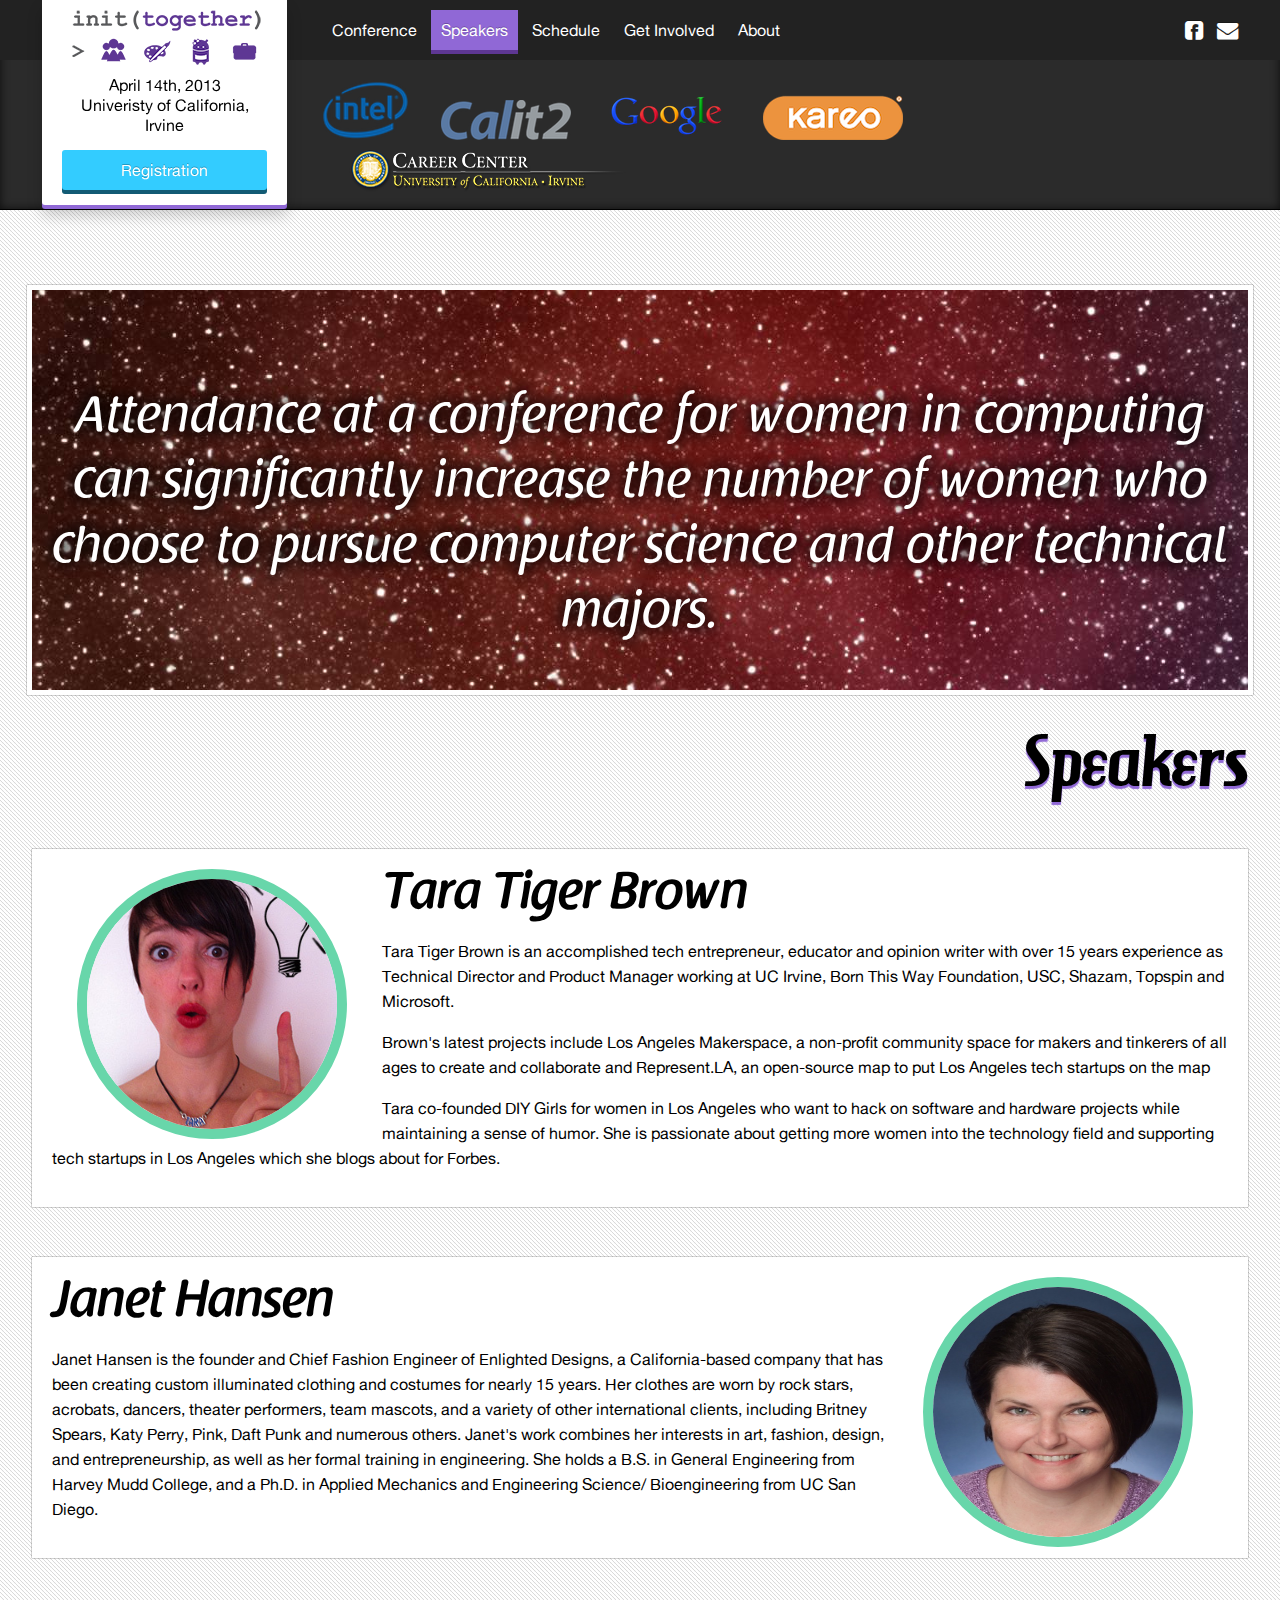
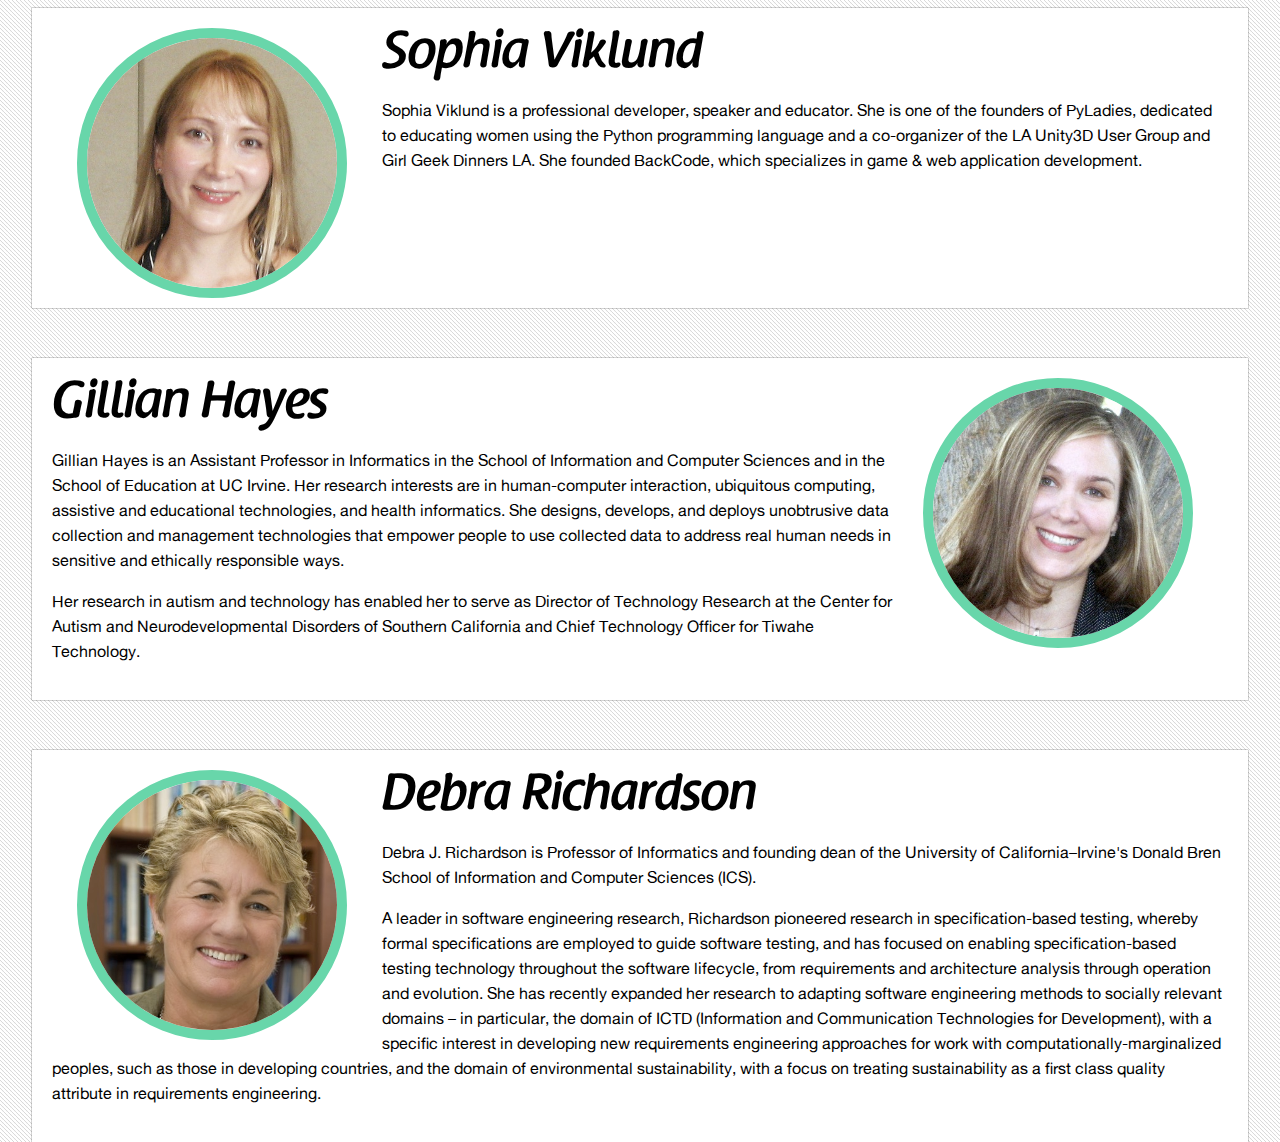
<file: 2013/speakers.html>
<!DOCTYPE>
<html>
  <head>
    <title>init(Together)</title>

    <!--- CSS --->
    <link type="text/css" rel="stylesheet" href="./css/main.css"> 

    <!--- Fonts --->
    <link type="text/css" rel="stylesheet" href="./css/font-awesome.min.css"> 
    <!--[if IE 7]>
	<link type="text/css" rel="stylesheet" href="./css/font-awesome-ie7.min.css"> 
	<![endif]-->

    <!--- JS CSS --->
    <link type="text/css" rel="stylesheet" href="./js/jparallax/css/jquery.parallax.css"> 

  </head>
  <body>
    <header>
      <div class="inner">
	<div id="sidebar">
	  <nav>
	    <img src="./images/logo.png" />
	    <ul>
	      <li>April 14th, 2013</li><li>Univeristy of California, Irvine</li>
	      <li class="button"><a class="inset" href="http://init-together.eventbrite.com/">Registration</a></li>

	    </ul>
	  </nav>
	</div>
	<nav id="header-bar">
	  <ul>
	    <li><a class="inset" href="./index.html">Conference</a></li>
	    <li class="selected"><a class="inset" href="./speakers.html">Speakers</a></li>
	    <li><a class="inset" href="./schedule.html">Schedule</a></li>
	    <li><a class="inset" href="./involved.html">Get Involved</a></li>
	    <li><a class="inset" href="./about.html">About</a></li>
	  </ul>
	</nav>

	<div class="menu-icons">
	  <a class="inset" href="https://www.facebook.com/init.together.conference"><i class="icon-facebook-sign icon-large"></i></a>
	  <a class="inset" href="mailto:init.together.conf@gmail.com"><i class="icon-envelope-alt icon-large"></i></a>
	  <a class="inset" href="#"><i class="icon-reorder icon-large"></i></a>
	</div>
      </div>
    </header>
    <section id="sponsors">
      <div class="inner">
	<ul>
	  <li><img src="./images/sponsors/intel.png" /></li>
	  <li><img src="./images/sponsors/calit2.png" /></li>
	  <li><img src="./images/sponsors/google.png" /></li>
	  <li><img src="./images/sponsors/kareo.png" /></li>
	  <li><img src="./images/sponsors/career.png" /></li>
	</ul>
      </div>
    </section>
    <section>
      <div id="spaace" class="inner parallax-viewport">
	<div id="parallax">
	  <div class="parallax-layer"><img src="./images/stars.jpg"></div>
	  <div class="parallax-layer"><h1 class="suffixes">Mentors help women identify with the computing field and persue careers in technology.</h1></div>
	</div>
      </div>
    </section>

    <article>
      <div class="inner">
	<h1>Speakers</h1>
	<section id="speakers"> 
	  <div class="box speaker">
	    <div class="box-inner">
	      <img src="./images/photos/tara_avatar_lightbulb.jpg">
	      <h2>Tara Tiger Brown</h2>

	      <p>Tara Tiger Brown is an accomplished tech entrepreneur, educator and opinion writer with over 15 years experience as Technical Director and Product Manager working at UC Irvine, Born This Way Foundation, USC, Shazam, Topspin and Microsoft.</p>
	      <p>Brown's latest projects include Los Angeles Makerspace, a non-profit community space for makers and tinkerers of all ages to create and collaborate and Represent.LA, an open-source map to put Los Angeles tech startups on the map</p>

	      <p>Tara co-founded DIY Girls for women in Los Angeles who want to hack on software and hardware projects while maintaining a sense of humor. She is passionate about getting more women into the technology field and supporting tech startups in Los Angeles which she blogs about for Forbes.</p>
	    </div>
	  </div>
	  <div class="box speaker">
	    <div class="box-inner">
	      <img src="./images/photos/janet.jpeg" class="right">
	      <h2>Janet Hansen</h2>

	      <p>Janet Hansen is the founder and Chief Fashion Engineer of Enlighted Designs, a California-based company that has been creating custom illuminated clothing and costumes for nearly 15 years. Her clothes are worn by rock stars, acrobats, dancers, theater performers, team mascots, and a variety of other international clients, including Britney Spears, Katy Perry, Pink, Daft Punk and numerous others. Janet's work combines her interests in art, fashion, design, and entrepreneurship, as well as her formal training in engineering. She holds a B.S. in General Engineering from Harvey Mudd College, and a Ph.D. in Applied Mechanics and Engineering Science/ Bioengineering from UC San Diego.</p>
	    </div>
	  </div>
	  <div class="box speaker">
	    <div class="box-inner">
	      <img src="./images/photos/sophia.jpg">
	      <h2>Sophia Viklund</h2>

	      <p>Sophia Viklund is a professional developer, speaker and educator. She is one of the founders of PyLadies, dedicated to educating women using the Python programming language and a co-organizer of the LA Unity3D User Group and Girl Geek Dinners LA. She founded BackCode, which specializes in game & web application development.</p>
	    </div>
	  </div>
	  <div class="box speaker">
	    <div class="box-inner">
	      <img src="./images/photos/Hayesheadshot.jpg" class="right">
	      <h2>Gillian Hayes</h2>

	      <p>Gillian Hayes is an Assistant Professor in Informatics in the School of Information and Computer Sciences and in the School of Education at UC Irvine. Her research interests are in human-computer interaction, ubiquitous computing, assistive and educational technologies, and health informatics. She designs, develops, and deploys unobtrusive data collection and management technologies that empower people to use collected data to address real human needs in sensitive and ethically responsible ways.</p>

	      <p>Her research in autism and technology has enabled her to serve as Director of Technology Research at the Center for Autism and Neurodevelopmental Disorders of Southern California and Chief Technology Officer for Tiwahe Technology.</p>
	    </div>
	  </div>
	  <div class="box speaker">
	    <div class="box-inner">
	      <img src="./images/photos/debra.jpg">
	      <h2>Debra Richardson</h2>

	      <p>Debra J. Richardson is Professor of Informatics and founding dean of the University of California–Irvine's Donald Bren School of Information and Computer Sciences (ICS).</p>
	      <p>A leader in software engineering research, Richardson pioneered research in specification-based testing, whereby formal specifications are employed to guide software testing, and has focused on enabling specification-based testing technology throughout the software lifecycle, from requirements and architecture analysis through operation and evolution. She has recently expanded her research to adapting software engineering methods to socially relevant domains – in particular, the domain of ICTD (Information and Communication Technologies for Development), with a specific interest in developing new requirements engineering approaches for work with computationally-marginalized peoples, such as those in developing countries, and the domain of environmental sustainability, with a focus on treating sustainability as a first class quality attribute in requirements engineering.</p>
	    </div>
	  </div>
	</section>
      </div>
    </article>

    


    

    


    <!--- Javascript --->
    <script src="./js/jquery-1.9.1.min.js"></script>
    <script src="./js/jparallax/js/jquery.parallax.js"></script>


    <script src="./js/main.js"></script>
    <script src="./js/namer.js"></script>

    <!--[if IE]>
	<script src="http://html5shiv.googlecode.com/svn/trunk/html5.js"></script>
	<![endif]-->
    
    <script type="text/javascript">

      var _gaq = _gaq || [];
      _gaq.push(['_setAccount', 'UA-38618778-1']);
      _gaq.push(['_trackPageview']);

      (function() {
          var ga = document.createElement('script'); ga.type = 'text/javascript'; ga.async = true;
          ga.src = ('https:' == document.location.protocol ? 'https://ssl' : 'http://www') + '.google-analytics.com/ga.js';
          var s = document.getElementsByTagName('script')[0]; s.parentNode.insertBefore(ga, s);
      })();

    </script>	
  </body>
</html>
</file>
<file: css/main.css>
body {
  font-family: Helvetica;
  margin: 0;
  padding: 0;
}

a {
  text-decoration: none;
}

.hero {
  background: url('/images/hero1.jpg');
  background-size: cover;
  width: 100%;
  height: 500px;
  padding: 20px 0;
}

.hero-2013 {
  background: url('/images/hero3.jpg');
  background-size: cover;
  width: 100%;
  height: 500px;
  padding: 20px 0;
}

.hero-content {
  margin: 0px 20px;
  text-align: center;
}

.hero-header {
  font-size: 85px;
  margin-top: 180px;
  margin-bottom: 25px;
  color: #fff;
  text-shadow: 0 0 10px #000;
}

.hero-subheader {
  color: #9068d6;
  font-weight: bold;
  text-shadow: 0 0 10px #000;
}

.hero-btn {
  border-radius: 5px;
  background-color: #9068d6;
  max-width: 320px;
  margin-top: 50px;
  margin-left: auto;
  margin-right: auto;
  padding: 15px 0px;
}

.hero-btn:hover {
  background: rgb(82, 176, 139);
}

.hero-cta-2013 {
  color: #FFF;
  font-weight: bold;
  text-decoration: none;
  font-family: 'Helvetica';
}

.hero-image-2013 {
  width: 100%;
}

.hero-image-2013:hover {
  opacity: 0.7;
}

.dot-divider {
  color: #fff;
}

@-webkit-keyframes rotate {
    from {
        -webkit-transform: rotate(0deg);
    }
    to {
        -webkit-transform: rotate(360deg);
    }
}

.hero-ribbon.mobile {
  margin-top: 50px;
  margin-right: auto;
  margin-left: auto;
  display: none;
}

.hero-ribbon {
  background-color: rgb(104, 214, 170);
  color: #fff;
  height: 100px;
  width: 100px;
  padding: 10px;
  text-align: center;
  position: relative;
  border-radius: 100px;
}

.hero-ribbon-link.desktop {
  position: absolute;
  top: 20px;
  right: 20px;
  text-decoration: none;
}


@media (max-width: 600px) {
  .hero {
    background-position: center;
  }

  .hero-header {
    font-size: 55px;
  }

  .hero-ribbon {
    display: none;
  }

  .hero-ribbon.mobile {
    display: block;
  }

  .hero-image {
    width: auto;
  }
}


.hero-ribbon-dots {
  position: absolute;
  top: 6px;
  left: 6px;
  border: 4px dashed rgb(70, 148, 117);
  border-radius: 100px;
  height: 100px;
  width: 100px;
  -webkit-animation-name: rotate;
  -webkit-animation-duration: 15.5s;
  -webkit-animation-iteration-count: infinite;
  -webkit-animation-timing-function: linear;
}

.hero-ribbon:hover {
  text-shadow: 0px 0px 3px rgb(70, 148, 117);
}


.hero-ribbon-text {
  margin-top: 22px;
  padding: 0px 15px;
  font-size: 18px;
}

.content {
  max-width: 750px;
  margin: 0 auto;
  padding: 20px;
}

.content-wrap {
  background: white;
}

.content .content-copy:last-child {
  margin-bottom: 0px;
}

.content-copy {
  line-height: 25px;
}

.contact-list {
  width: 30%;
  margin: 0 20px 0 0;
  padding: 0px;
  line-height: 25px;
  list-style-type: none;
  display: inline-block;
}

.contact-list a,
.contact-list a:visited {
  color: #9068d6;
  text-decoration: none;
}

.contact-list a:hover {
  color: #533981;
  text-decoration: none;
}

.contact-title {
  font-style: italic;
}
</file>
<file: 2013/css/main.css>
body {
    height: 100%;
    background: url('../images/background.png');
    margin: 0px;
    min
}

/* Fonts!!! */
@font-face {
    font-family: AtlasHaas;
    src: url('../fonts/AlteHaasGroteskRegular.ttf');
}

@font-face {
    font-family: HamburgerHeaven;
    src: url('../fonts/hamburgerheaven.ttf');
}

@font-face {
    font-family: Raspoutine;
    src: url('../fonts/RaspoutineClassic_TB.otf');
}

/* Mini Reset */
a { text-decoration: none; }
h1, h2, h3, h4 { margin: 0px; }
ul { margin: 0px; padding: 0px; list-style: none; }
p {font-family: AtlasHaas!important;}

/* Custom Styles */
.inset { text-shadow: 0 -1px 0 rgba(0, 0, 0, 0.25); color: white;!important}

.inner {
    width: 95%; max-width: 1400px;
    margin-left: auto; margin-right: auto;
}

.box {
    box-shadow: 0px 0px 1px #000;
    background: white;
    padding: 20px;
}

.box-inner {

    margin: 0 auto;
}

.button {
    font-family: AtlasHaas;
    margin: 15px 0px; padding: 10px;
    background: #33ccff;
    box-shadow: 0px 4px rgb(18, 91, 116);
    border-radius: 3px;
    text-align: center;
}

.half-box {
    position: relative;
    float: left;

    padding: 20px;
}

.right {
    float: right!important;
}

.left {
    float: left!important;
    padding-top: 40px;
}

h2 {
    font-family: Raspoutine;
    font-size: 50px;
}

header {
    height: 50px; width: 100%;
    position: fixed; top: 0px;
    padding-top: 10px;
    background: #222;
    z-index: 3!important;
}

/* sponsors */
#sponsors {
    background: #2b2b2b!important;
    padding-top: 95px;
    border-bottom: 1px solid black;
    box-shadow: inset 0 0 10px rgba(0, 0, 0, 0.7);
}

#sponsors ul {
    padding: 0px 0px 0px 290px;
}

#sponsors li {
    text-decoration: none;
    display: inline;
    margin-right: 3%;
    clear: both;
    bottom: 15px;
    position: relative;
}

/* conference header details */

div.menu-icons {
    position: relative;
    float: right;
    bottom: 10px;
}

div.menu-icons a {
    margin-right: 10px;
}

div.menu-icons a:last-child {
    margin-right: 0px!important;
}

div.menu-icons .icon-reorder { display: none; }

@media only screen and (max-width: 600px), only screen and (min-device-width: 560px) and (max-device-width: 1136px) and (-webkit-min-device-pixel-ratio: 2) {
/* Swap in the 'reorder' icon to replace the three menu bar icons. */
    div.menu-icons { width: 50px; }
    div.menu-icons .icon-large { display: none; }
    div.menu-icons .icon-reorder { display: inline; }

}

/* sidebar */
#sidebar {
    position: fixed;
    top: 0px;
    background: white;
    border-bottom-left-radius: 3px;
    border-bottom-right-radius: 3px;
    box-shadow: 0px 4px #9068d6, 0px 10px 15px rgba(0, 0, 0, 0.2);
    width: 205px;
    z-index: 999;
    padding: 0px 20px;
    margin-left: 10px;
}

#header-bar {
    position: relative;
    left: 290px;
    top: 10px;
}
#header-bar li {
    display: inline;
    margin-right: 25px;
    font-family: AtlasHaas;
    margin: 15px 0px; padding: 10px;
    text-align: center;
}

/* registration button */
#header-bar li:hover, #sidebar li:nth-child(3):hover, li.selected {
    background: #9068d6;
    box-shadow: 0px 4px #5e3794;
    -webkit-transition: 0.3s ease;
}

#sidebar li {
    text-align: center;
    font-family: AtlasHaas;
}

/* spaaace section */
#spaace {
    border: 5px solid white;
    box-shadow: inset 0 0 10px rgba(0, 0, 0, 0.7), 0px 0px 1px #000;
    margin-top: 75px;
}

#spaace h1 {
    font: 320% Raspoutine;
    text-align: center;
    text-shadow: 0px 0px 15px black, 0px 0px 15px black;
    color: white;
    line-height: 65px;
    margin-top: 8%;
    padding: 0px 10px;

}

/* content */
article {
    margin-bottom: 50px; padding-top: 25px;
    clear: both;
}

article h1 {
    font: 70px HamburgerHeaven;
    text-align: right;
    margin-bottom: 45px;
    text-shadow: 0px 3px 1px #9068d6;
}

article p {
    font-family: helvetica;
    line-height: 25px;
    font-weight: lighter;
}

/* parallax stuff */
.parallax-viewport { 
    position: relative; 
    overflow: hidden; 
    height: 400px;
}

.parallax-layer {
}

/* welcome box */
.welcome {

}
.welcome ul {
    padding-right: 100px;
}

.welcome li {
    margin: 10 0;
    padding: 0px 0px 0px 20px;
    font-family: Raspoutine;
    line-height: 25px;
    list-style-type: decimal;
}

iframe {
    box-radius: 15px!important;
    box-shadow: 0px 0px 1px #000;
    background: white;
    padding: 5px;
}


/* speaker boxes */
.speaker {
    margin-bottom: 50px;
    min-height: 260px;
}

.speaker img {
    height: 250px;
    width: 250px;
    border-radius: 150px;
    float: left;
    border: 10px solid rgb(104, 214, 170);
    margin: 0 35 0 25;
}

.speaker p {
    font-family: AtlasHaas;
    line-height: 25px;
    vertical-align: center;
}

/* career */
ul.career {
    list-style-type: disc;
    font-family: Raspoutine;
    line-height: 25px;
    padding: 0px 0px 0px 80px;
}

/* schedule boxes */

.schedule {
    min-width: 200px;
    width: 300px;
    float: left;
    min-height: 220px;
}

.schedule h2 {
    text-align: center;
}

.schedule li {
    text-align: center;
    padding: 5px 0px;
    font-family: AtlasHaas;
}
.schedule li:nth-child(odd){
    font-weight: bold;
    margin-top: 15px;
}

.small {
    font-size: 30pt;
}

/* wics */
.wics {
    margin-top: 25px;
}
</file>
